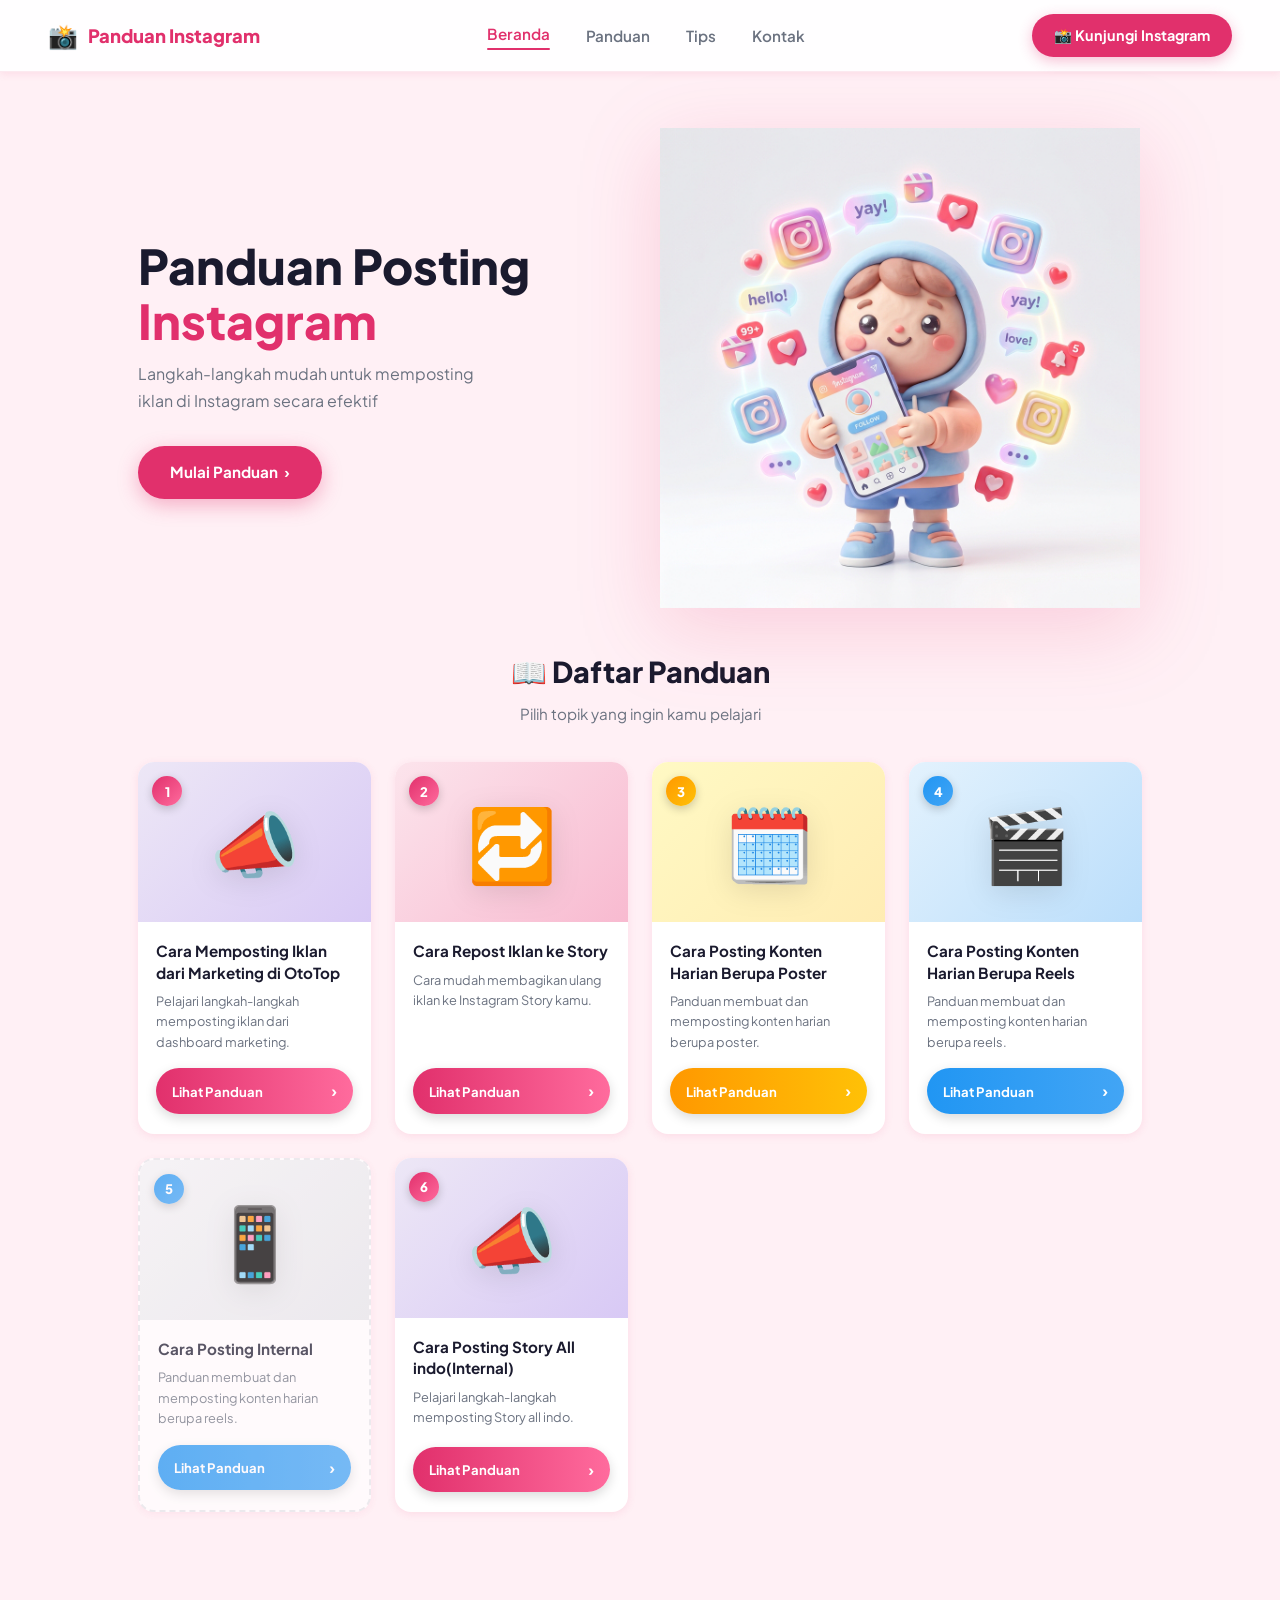
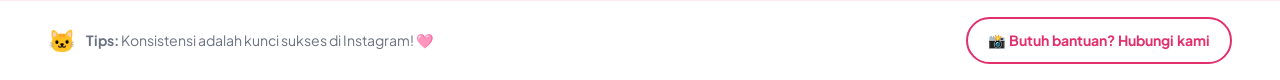
<file: index.html>
<!DOCTYPE html>
<html lang="id">

<head>
  <meta charset="UTF-8">
  <meta name="viewport" content="width=device-width, initial-scale=1.0">
  <title>Panduan Posting Instagram — OtoTop</title>
  <meta name="description" content="Panduan lengkap langkah-langkah memposting iklan di Instagram secara mudah dan efektif untuk tim OtoTop.">
  <link rel="stylesheet" href="style.css">
</head>

<body>

  <!-- ═══════════════════════════════════════
       NAVBAR
  ═══════════════════════════════════════ -->
  <nav class="navbar">
    <div class="navbar-logo">
      <span class="logo-icon">📸</span>
      <span>Panduan Instagram</span>
    </div>

    <ul class="navbar-menu">
      <li><a href="index.html" class="active" id="nav-beranda">Beranda</a></li>
      <li><a href="#panduan" id="nav-panduan">Panduan</a></li>
      <li><a href="#tips" id="nav-tips">Tips</a></li>
      <li><a href="https://wa.me/6285739050607" target="_blank" id="nav-kontak">Kontak</a></li> 
    </ul>

    <a href="https://www.instagram.com/" target="_blank" class="btn-nav" id="btn-kunjungi-ig">
      📸 Kunjungi Instagram
    </a>
  </nav>


  <!-- ═══════════════════════════════════════
       HERO SECTION
  ═══════════════════════════════════════ -->
  <section class="hero-section" aria-label="Hero">
    <div class="hero-text">
      <h1>Panduan Posting<br><span class="highlight">Instagram</span></h1>
      <p class="hero-sub">
        Langkah-langkah mudah untuk memposting iklan
        di Instagram secara efektif
      </p>
      <a href="#panduan" class="btn-primary" id="btn-mulai-panduan">
        Mulai Panduan &nbsp;›
      </a>
    </div>

    <div class="hero-image">
      <img
        src="gambar/instagram_3d_mascot.png"
        alt="Maskot Panduan Instagram"
        id="hero-mascot-img"
      >
    </div>
  </section>


  <!-- ═══════════════════════════════════════
       DAFTAR PANDUAN — 5 CARDS
  ═══════════════════════════════════════ -->
  <section id="panduan" class="guide-section" aria-label="Daftar Panduan">
    <div class="guide-header">
      <h2>📖 Daftar Panduan</h2>
      <p>Pilih topik yang ingin kamu pelajari</p>
    </div>

    <div class="cards-grid">

      <!-- Card 1 -->
      <article class="guide-card" id="card-panduan-1">
        <div class="card-img-area lavender">
          <span class="card-badge badge-pink">1</span>
          <span class="emoji-illustration">📣</span>
        </div>
        <div class="card-body">
          <h3>Cara Memposting Iklan dari Marketing di OtoTop</h3>
          <p>Pelajari langkah-langkah memposting iklan dari dashboard marketing.</p>
          <a href="panduan1.html" class="btn-card pink" id="btn-lihat-panduan-1">
            Lihat Panduan <span class="arrow">›</span>
          </a>
        </div>
      </article>

      <!-- Card 2 -->
      <article class="guide-card" id="card-panduan-2">
        <div class="card-img-area pink">
          <span class="card-badge badge-pink">2</span>
          <span class="emoji-illustration">🔁</span>
        </div>
        <div class="card-body">
          <h3>Cara Repost Iklan ke Story</h3>
          <p>Cara mudah membagikan ulang iklan ke Instagram Story kamu.</p>
          <a href="panduan2.html" class="btn-card pink" id="btn-lihat-panduan-2">
            Lihat Panduan <span class="arrow">›</span>
          </a>
        </div>
      </article>

      <!-- Card 3 -->
      <article class="guide-card" id="card-panduan-3">
        <div class="card-img-area yellow">
          <span class="card-badge badge-orange">3</span>
          <span class="emoji-illustration">🗓️</span>
        </div>
        <div class="card-body">
          <h3>Cara Posting Konten Harian Berupa Poster</h3>
          <p>Panduan membuat dan memposting konten harian berupa poster.</p>
          <a href="panduan3.html" class="btn-card orange" id="btn-lihat-panduan-3">
            Lihat Panduan <span class="arrow">›</span>
          </a>
        </div>
      </article>

      <!-- Card 4 -->
      <article class="guide-card" id="card-panduan-4">
        <div class="card-img-area blue">
          <span class="card-badge badge-blue">4</span>
          <span class="emoji-illustration">🎬</span>
        </div>
        <div class="card-body">
          <h3>Cara Posting Konten Harian Berupa Reels</h3>
          <p>Panduan membuat dan memposting konten harian berupa reels.</p>
          <a href="panduan4.html" class="btn-card blue" id="btn-lihat-panduan-4">
            Lihat Panduan <span class="arrow">›</span>
          </a>
        </div>
      </article>

      <!-- Card 5 — Placeholder -->
      <article class="guide-card placeholder" id="card-panduan-5">
        <div class="card-img-area gray">
          <span class="card-badge badge-blue">5</span>
          <span class="emoji-illustration">📱</span>
        </div>
        <div class="card-body">
          <h3>Cara Posting Internal</h3>
          <p>Panduan membuat dan memposting konten harian berupa reels.</p>
          <a href="panduan5.html" class="btn-card blue" id="btn-lihat-panduan-5">
            Lihat Panduan <span class="arrow">›</span>
          </a>
        </div>
      </article>

        <!-- Card 6 -->
      <article class="guide-card" id="card-panduan-6">
        <div class="card-img-area lavender">
          <span class="card-badge badge-pink">6</span>
          <span class="emoji-illustration">📣</span>
        </div>
        <div class="card-body">
          <h3>Cara Posting Story All indo(Internal)</h3>
          <p>Pelajari langkah-langkah memposting Story all indo.</p>
          <a href="panduan6.html" class="btn-card pink" id="btn-lihat-panduan-6">
            Lihat Panduan <span class="arrow">›</span>
          </a>
        </div>
      </article>

    </div>
  </section>


  <!-- ═══════════════════════════════════════
       FOOTER BAR
  ═══════════════════════════════════════ -->
  <footer class="footer-bar" id="tips" aria-label="Footer">
    <div class="footer-tips">
      <span class="tip-icon">🐱</span>
      <span><strong>Tips:</strong> Konsistensi adalah kunci sukses di Instagram! 🩷</span>
    </div>
    <a href="https://wa.me/6285739050607" target="_blank" class="btn-footer" id="btn-hubungi-kami">
      📸 Butuh bantuan? Hubungi kami
    </a>
  </footer>

</body>
</html>
</file>
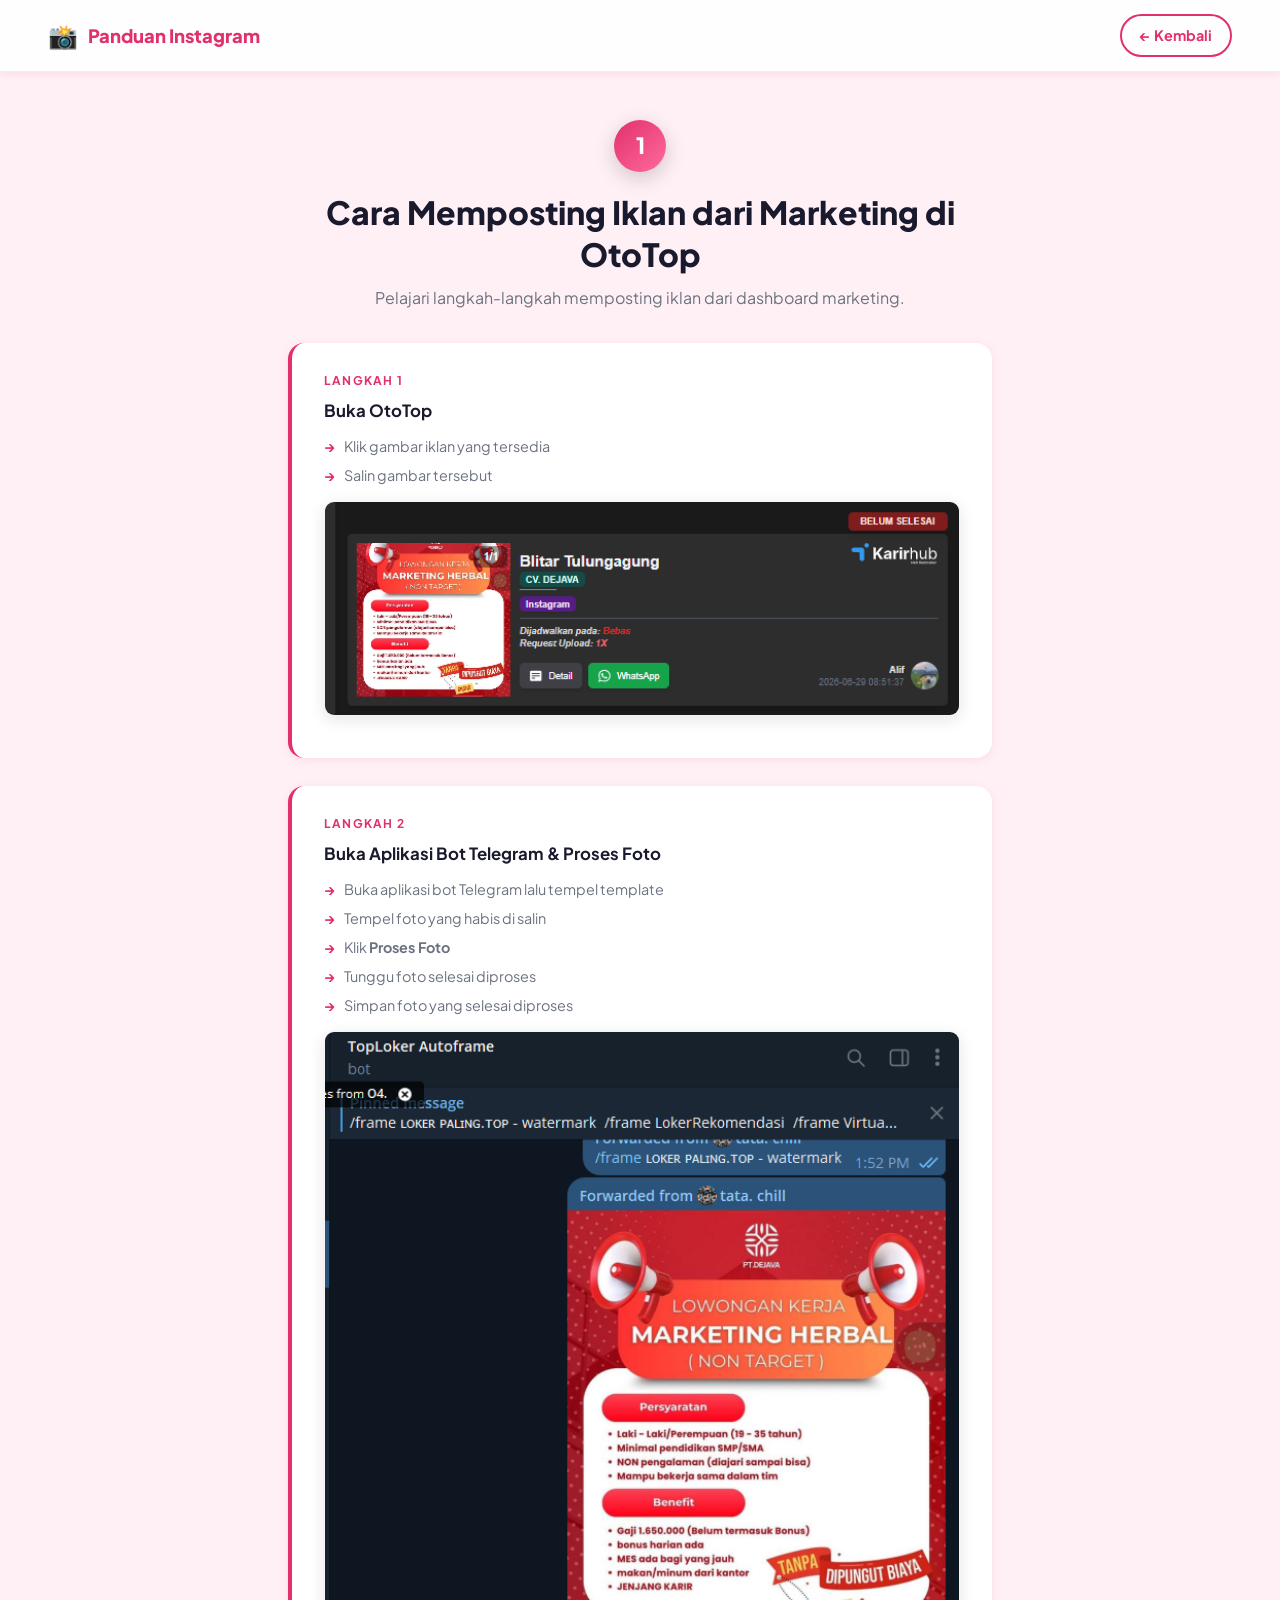
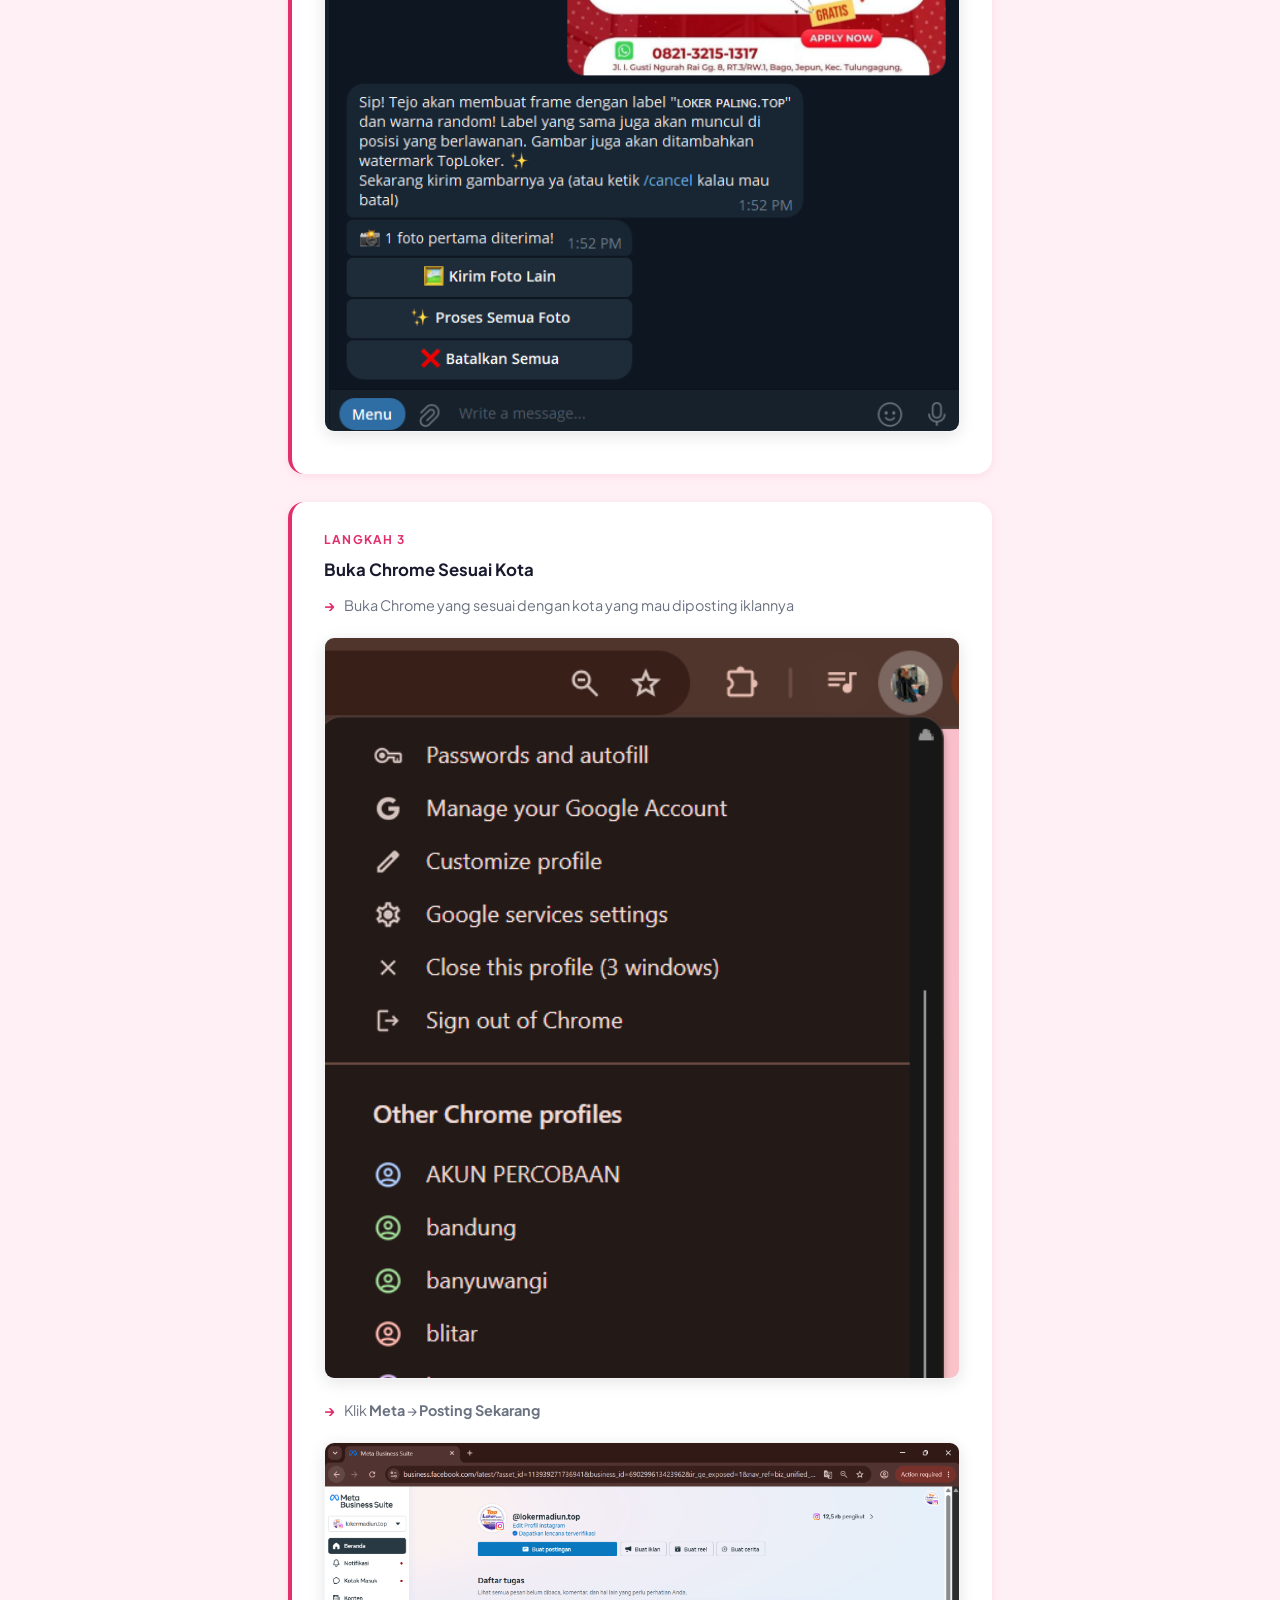
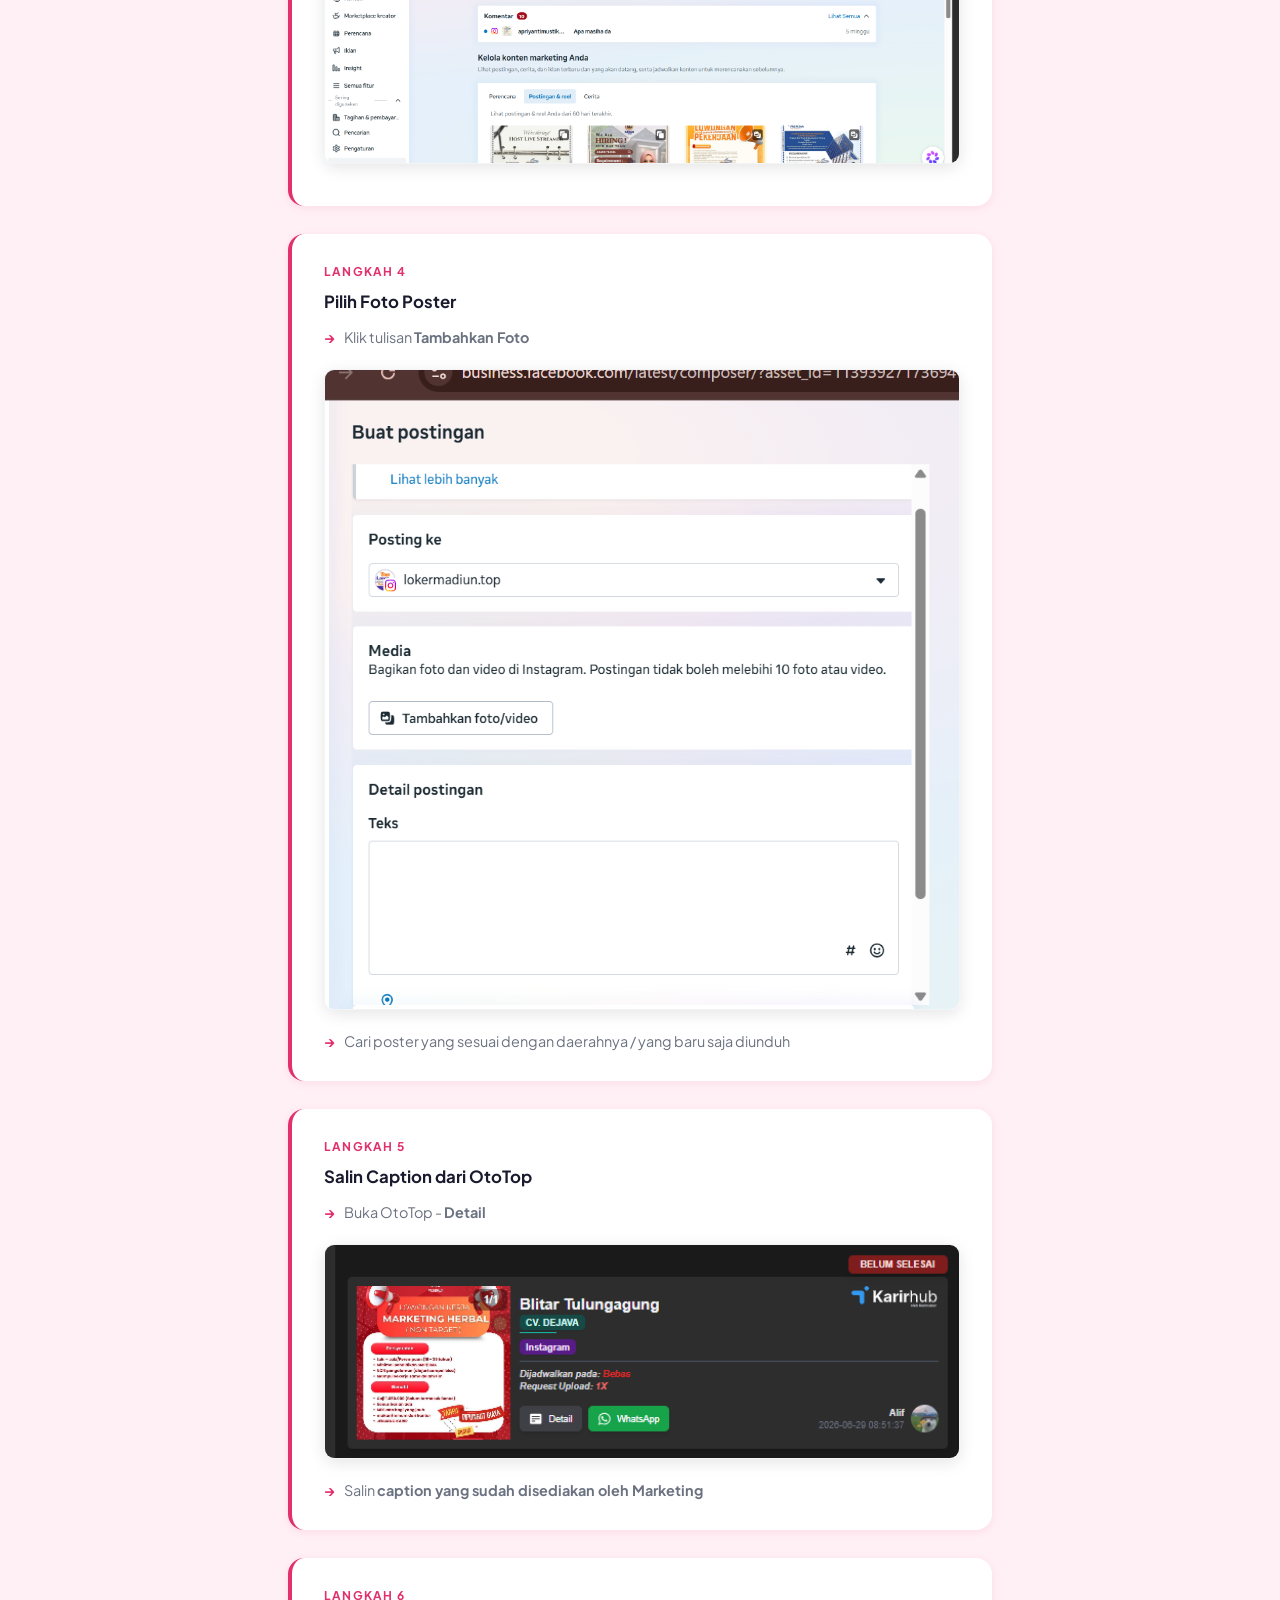
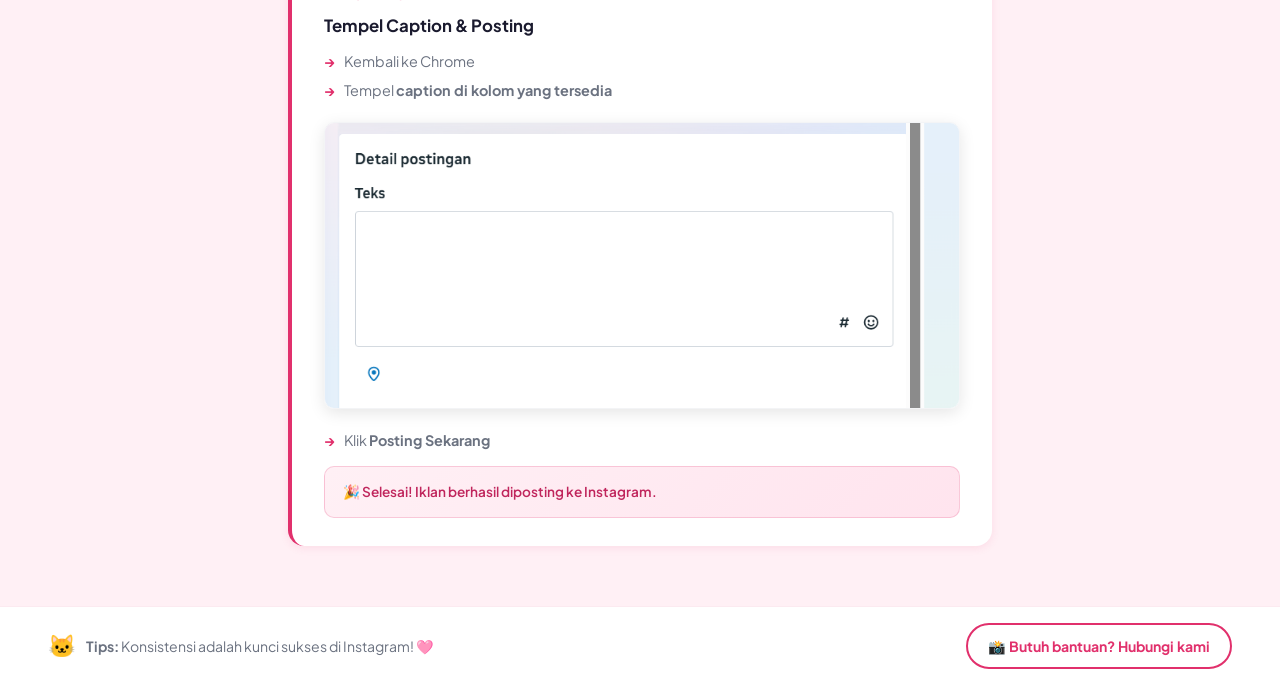
<file: panduan1.html>
<!DOCTYPE html>
<html lang="id">

<head>
  <meta charset="UTF-8">
  <meta name="viewport" content="width=device-width, initial-scale=1.0">
  <title>Panduan 1 — Cara Memposting Iklan dari Marketing di OtoTop</title>
  <meta name="description" content="Langkah-langkah memposting iklan dari dashboard marketing OtoTop ke Instagram.">
  <link rel="stylesheet" href="style.css">
</head>

<body>

  <!-- NAVBAR DETAIL -->
  <nav class="detail-navbar">
    <div class="navbar-logo">
      <span class="logo-icon">📸</span>
      <span>Panduan Instagram</span>
    </div>
    <a href="index.html" class="btn-back" id="btn-kembali">
      ← Kembali
    </a>
  </nav>


  <!-- HERO DETAIL -->
  <div class="detail-hero">
    <div class="badge-number badge-pink">1</div>
    <h1>Cara Memposting Iklan dari Marketing di OtoTop</h1>
    <p>Pelajari langkah-langkah memposting iklan dari dashboard marketing.</p>
  </div>


  <!-- LANGKAH-LANGKAH -->
  <div class="steps-container">

    <div class="step-card" id="step-1-1">
      <div class="step-number">Langkah 1</div>
      <h3>Buka OtoTop</h3>
      <ul>
        <li>Klik gambar iklan yang tersedia</li>
        <li>Salin gambar tersebut</li>
      </ul>
      <img src="gambar/image.png" alt="Screenshot OtoTop - klik dan salin gambar" class="step-img">
    </div>

    <div class="step-card" id="step-1-2">
      <div class="step-number">Langkah 2</div>
      <h3>Buka Aplikasi Bot Telegram &amp; Proses Foto</h3>
      <ul>
        <li>Buka aplikasi bot Telegram lalu tempel template</li>
        <li>Tempel foto yang habis di salin</li>
        <li>Klik <strong>Proses Foto</strong></li>
        <li>Tunggu foto selesai diproses</li>
        <li>Simpan foto yang selesai diproses</li>
      </ul>
      <img src="gambar/image copy.png" alt="Screenshot Bot Telegram - proses foto" class="step-img">
    </div>

    <div class="step-card" id="step-1-3">
      <div class="step-number">Langkah 3</div>
      <h3>Buka Chrome Sesuai Kota</h3>
      <ul>
        <li>Buka Chrome yang sesuai dengan kota yang mau diposting iklannya</li>
       <img src="gambar/image copy 2.png" alt="Screenshot Chrome - Meta Posting" class="step-img">       
        <li>Klik <strong>Meta</strong> → <strong>Posting Sekarang</strong></li>
        <img src="gambar/image copy 7.png" alt="Gambar 2" class="step-img"> 
      </ul>
  
    </div>

    <div class="step-card" id="step-1-4">
      <div class="step-number">Langkah 4</div>
      <h3>Pilih Foto Poster</h3>
      <ul>
        <li>Klik tulisan <strong>Tambahkan Foto</strong></li>
        <img src="gambar/image copy 8.png" alt="Gambar 4" class="step-img">
        <li>Cari poster yang sesuai dengan daerahnya / yang baru saja diunduh</li>
      </ul>
    </div>

    <div class="step-card" id="step-1-5">
      <div class="step-number">Langkah 5</div>
      <h3>Salin Caption dari OtoTop</h3>
      <ul>
        <li>Buka OtoTop - <strong>Detail</strong></li>  
        <img src="gambar/image.png" alt="Gambar 4" class="step-img"> 
        <li>Salin <strong>caption yang sudah disediakan oleh Marketing</strong> </li>   
      </ul>
    </div>

    <div class="step-card" id="step-1-6">
      <div class="step-number">Langkah 6</div>
      <h3>Tempel Caption &amp; Posting</h3>
      <ul>
        <li>Kembali ke Chrome</li>
        <li>Tempel <strong>caption di kolom yang tersedia</strong></li>  
        <img src="gambar/image copy 9.png" alt="Gambar 4" class="step-img">  
        <li>Klik <strong>Posting Sekarang</strong></li>
      </ul>
      <div class="step-note">
        🎉 Selesai! Iklan berhasil diposting ke Instagram.
      </div>
    </div>

  </div>


  <!-- FOOTER BAR -->
  <footer class="footer-bar">
    <div class="footer-tips">
      <span class="tip-icon">🐱</span>
      <span><strong>Tips:</strong> Konsistensi adalah kunci sukses di Instagram! 🩷</span>
    </div>
    <a href="https://wa.me/6285739050607" target="_blank" class="btn-footer" id="btn-hubungi">
      📸 Butuh bantuan? Hubungi kami
    </a>
  </footer>

</body>
</html>
</file>
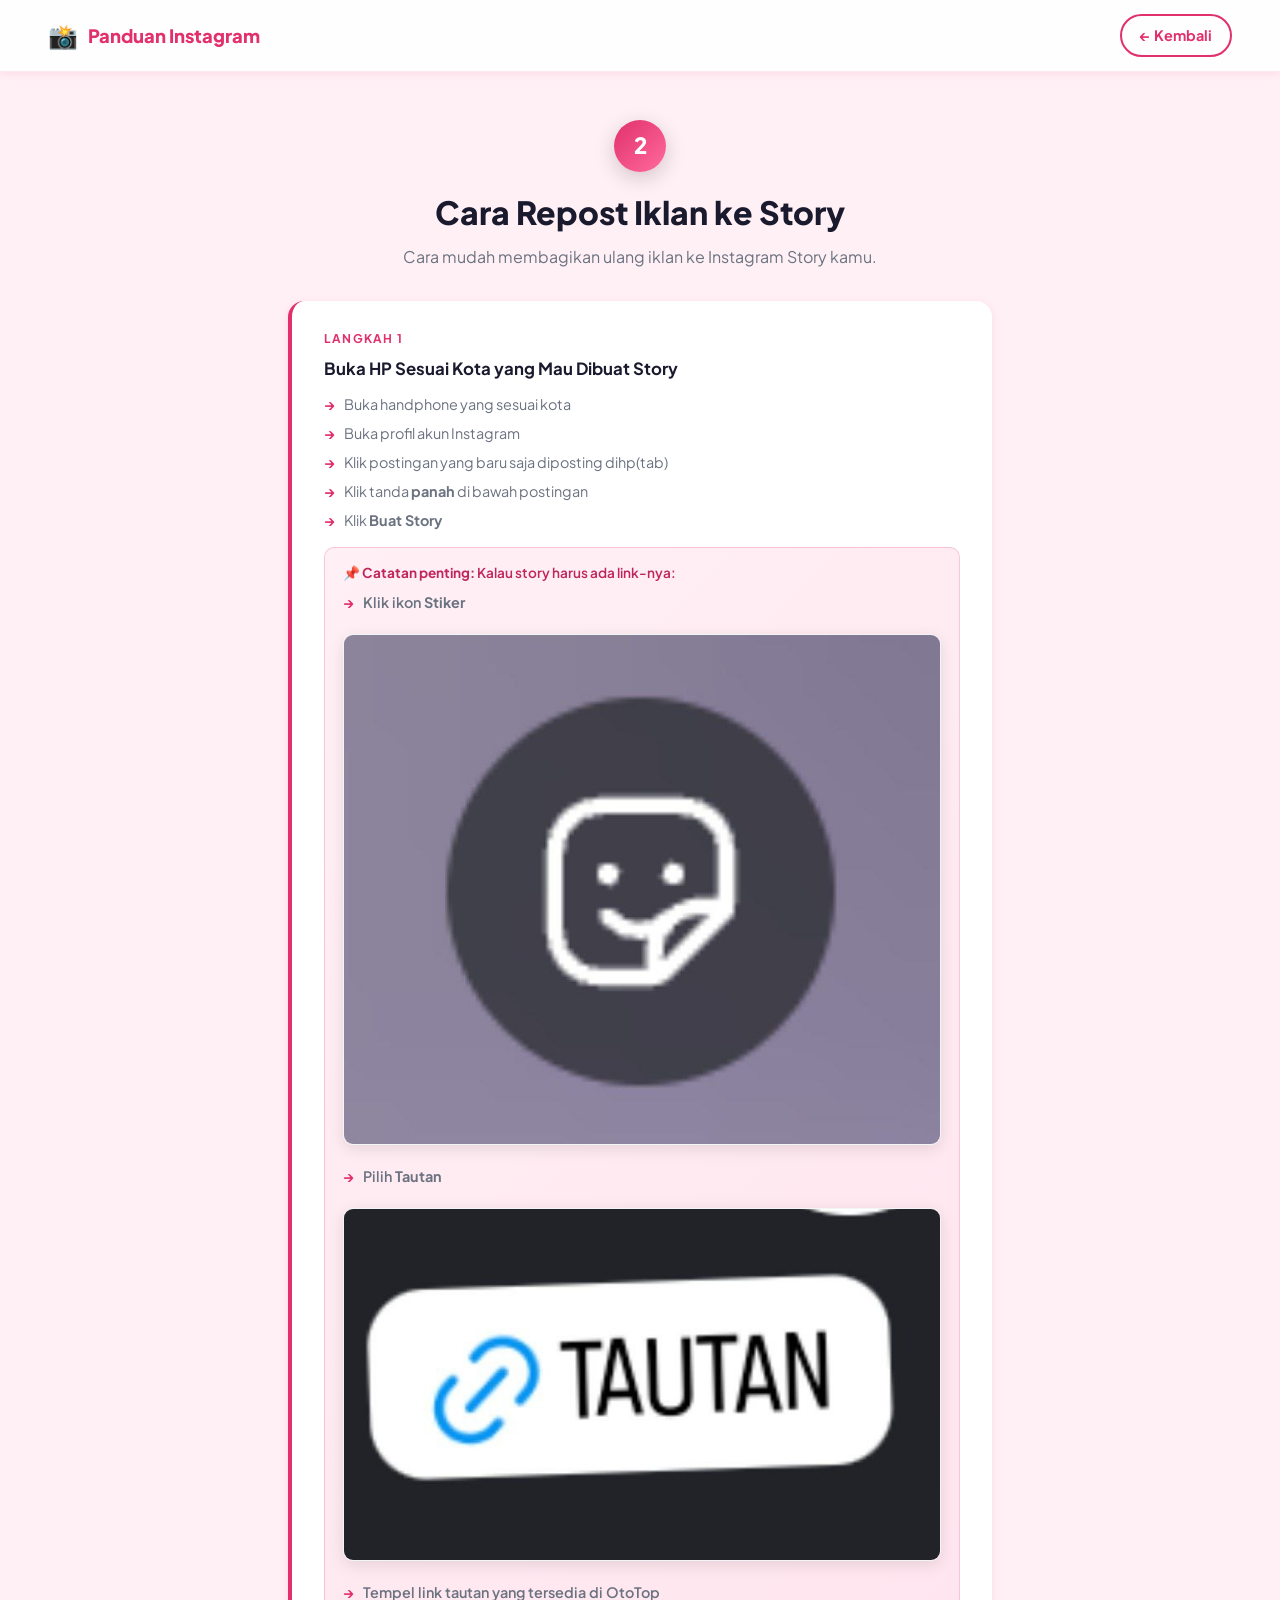
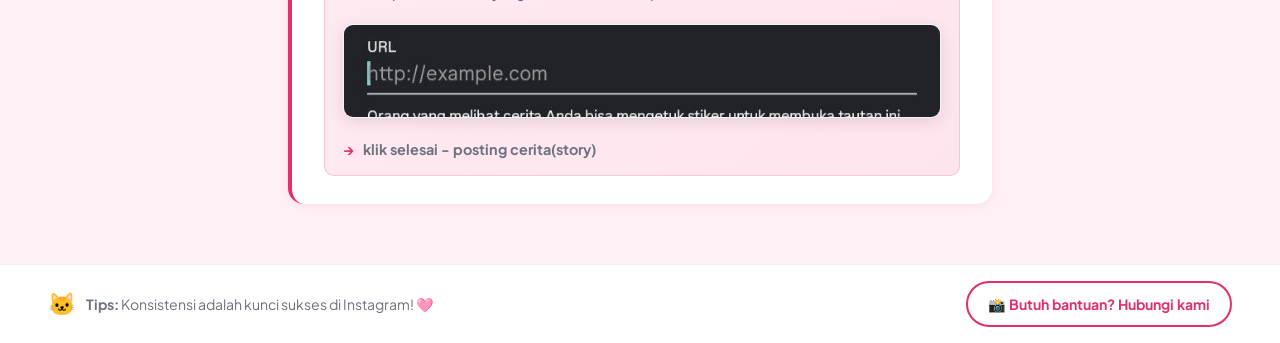
<file: panduan2.html>
<!DOCTYPE html>
<html lang="id">

<head>
  <meta charset="UTF-8">
  <meta name="viewport" content="width=device-width, initial-scale=1.0">
  <title>Panduan 2 — Cara Repost Iklan ke Story</title>
  <meta name="description" content="Langkah-langkah cara mudah membagikan ulang iklan ke Instagram Story.">
  <link rel="stylesheet" href="style.css">
</head>

<body>

  <!-- NAVBAR DETAIL -->
  <nav class="detail-navbar">
    <div class="navbar-logo">
      <span class="logo-icon">📸</span>
      <span>Panduan Instagram</span>
    </div>
    <a href="index.html" class="btn-back" id="btn-kembali">
      ← Kembali
    </a>
  </nav>


  <!-- HERO DETAIL -->
  <div class="detail-hero">
    <div class="badge-number badge-pink">2</div>
    <h1>Cara Repost Iklan ke Story</h1>
    <p>Cara mudah membagikan ulang iklan ke Instagram Story kamu.</p>
  </div>


  <!-- LANGKAH-LANGKAH -->
  <div class="steps-container">

    <div class="step-card" id="step-2-1">
      <div class="step-number">Langkah 1</div>
      <h3>Buka HP Sesuai Kota yang Mau Dibuat Story</h3>
      <ul>
        <li>Buka handphone yang sesuai kota</li>
        <li>Buka profil akun Instagram</li>
        <li>Klik postingan yang baru saja diposting dihp(tab)</li> 
        <li>Klik tanda <strong>panah</strong> di bawah postingan</li>
        <li>Klik <strong>Buat Story</strong></li>  
      </ul>

      <div class="step-note">
        📌 <strong>Catatan penting:</strong> Kalau story harus ada link-nya:
        <ul style="margin-top:8px">
          <li>Klik ikon <strong>Stiker</strong></li>
          <img src="gambar/image copy 10.png" alt="" class="step-img">
          <li>Pilih <strong>Tautan</strong></li>
          <img src="gambar/image copy 11.png" alt="" class="step-img"> 
          <li>Tempel link tautan yang tersedia di OtoTop</li>  
          <img src="gambar/image copy 12.png" alt="" class="step-img"> 

          <li><strong>klik selesai - posting cerita(story)</strong></li>
        </ul>
      </div>
    </div>

  </div>


  <!-- FOOTER BAR -->
  <footer class="footer-bar">
    <div class="footer-tips">
      <span class="tip-icon">🐱</span>
      <span><strong>Tips:</strong> Konsistensi adalah kunci sukses di Instagram! 🩷</span>
    </div>
    <a href="https://wa.me/6285739050607" target="_blank" class="btn-footer" id="btn-hubungi">
      📸 Butuh bantuan? Hubungi kami
    </a>
  </footer>

</body>
</html>
</file>
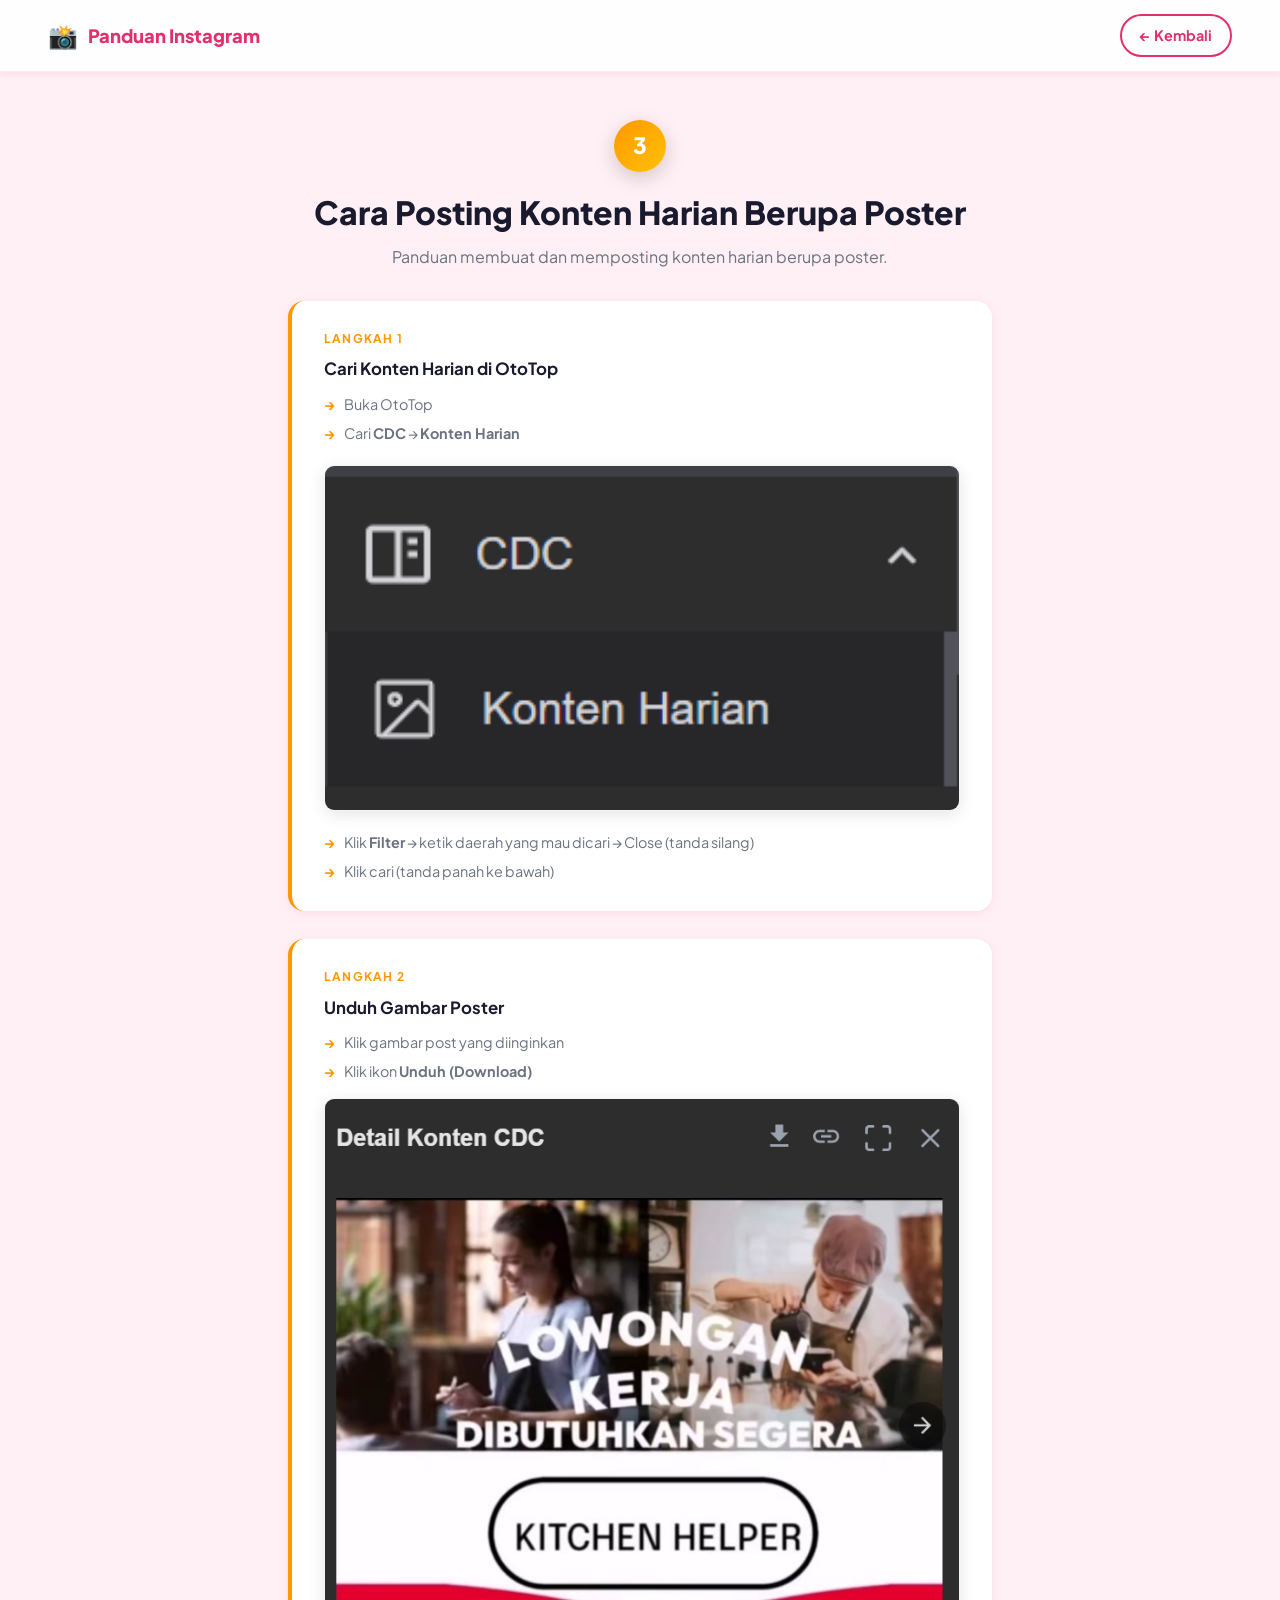
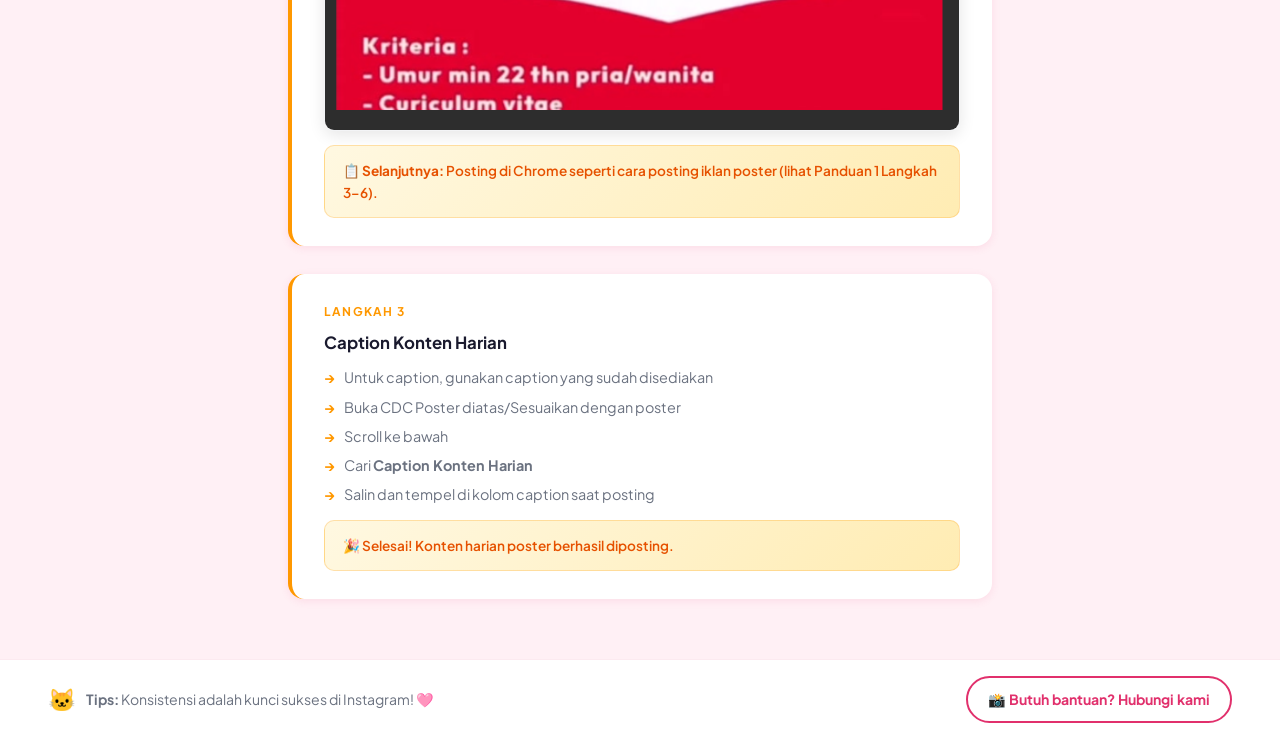
<file: panduan3.html>
<!DOCTYPE html>
<html lang="id">

<head>
  <meta charset="UTF-8">
  <meta name="viewport" content="width=device-width, initial-scale=1.0">
  <title>Panduan 3 — Cara Posting Konten Harian Berupa Poster</title>
  <meta name="description" content="Panduan membuat dan memposting konten harian berupa poster di Instagram.">
  <link rel="stylesheet" href="style.css">
</head>

<body>

  <!-- NAVBAR DETAIL -->
  <nav class="detail-navbar">
    <div class="navbar-logo">
      <span class="logo-icon">📸</span>
      <span>Panduan Instagram</span>
    </div>
    <a href="index.html" class="btn-back" id="btn-kembali">
      ← Kembali
    </a>
  </nav>


  <!-- HERO DETAIL -->
  <div class="detail-hero">
    <div class="badge-number badge-orange">3</div>
    <h1>Cara Posting Konten Harian Berupa Poster</h1>
    <p>Panduan membuat dan memposting konten harian berupa poster.</p>
  </div>


  <!-- LANGKAH-LANGKAH -->
  <div class="steps-container">

    <div class="step-card orange-border" id="step-3-1">
      <div class="step-number">Langkah 1</div>
      <h3>Cari Konten Harian di OtoTop</h3>
      <ul>
        <li>Buka OtoTop</li>
        <li>Cari <strong>CDC</strong> → <strong>Konten Harian</strong></li>
          <img src="gambar/image copy 4.png" alt="Screenshot OtoTop - CDC Konten Harian" class="step-img">
        <li>Klik <strong>Filter</strong> → ketik daerah yang mau dicari → Close (tanda silang)</li>
        <li>Klik cari (tanda panah ke bawah)</li>
      </ul>
    </div>

    <div class="step-card orange-border" id="step-3-2">
      <div class="step-number">Langkah 2</div>
      <h3>Unduh Gambar Poster</h3>
      <ul>
        <li>Klik gambar post yang diinginkan</li>
        <li>Klik ikon <strong>Unduh (Download)</strong></li>
      </ul>
      <img src="gambar/image copy 3.png" alt="Screenshot - Unduh gambar poster" class="step-img">

      <div class="step-note orange">
        📋 <strong>Selanjutnya:</strong> Posting di Chrome seperti cara posting iklan poster (lihat Panduan 1 Langkah 3–6).
      </div>
    </div>

    <div class="step-card orange-border" id="step-3-3">
      <div class="step-number">Langkah 3</div>
      <h3>Caption Konten Harian</h3>
      <ul>
        <li>Untuk caption, gunakan caption yang sudah disediakan</li>
        <li>Buka CDC Poster diatas/Sesuaikan dengan poster</li> 
        <li>Scroll ke bawah</li>  
        <li>Cari <strong>Caption Konten Harian</strong></li>
        <li>Salin dan tempel di kolom caption saat posting</li>
      </ul>
      <div class="step-note orange">
        🎉 Selesai! Konten harian poster berhasil diposting.
      </div>
    </div>

  </div>


  <!-- FOOTER BAR -->
  <footer class="footer-bar">
    <div class="footer-tips">
      <span class="tip-icon">🐱</span>
      <span><strong>Tips:</strong> Konsistensi adalah kunci sukses di Instagram! 🩷</span>
    </div>
    <a href="https://wa.me/6285739050607" target="_blank" class="btn-footer" id="btn-hubungi">
      📸 Butuh bantuan? Hubungi kami
    </a>
  </footer>

</body>
</html>
</file>
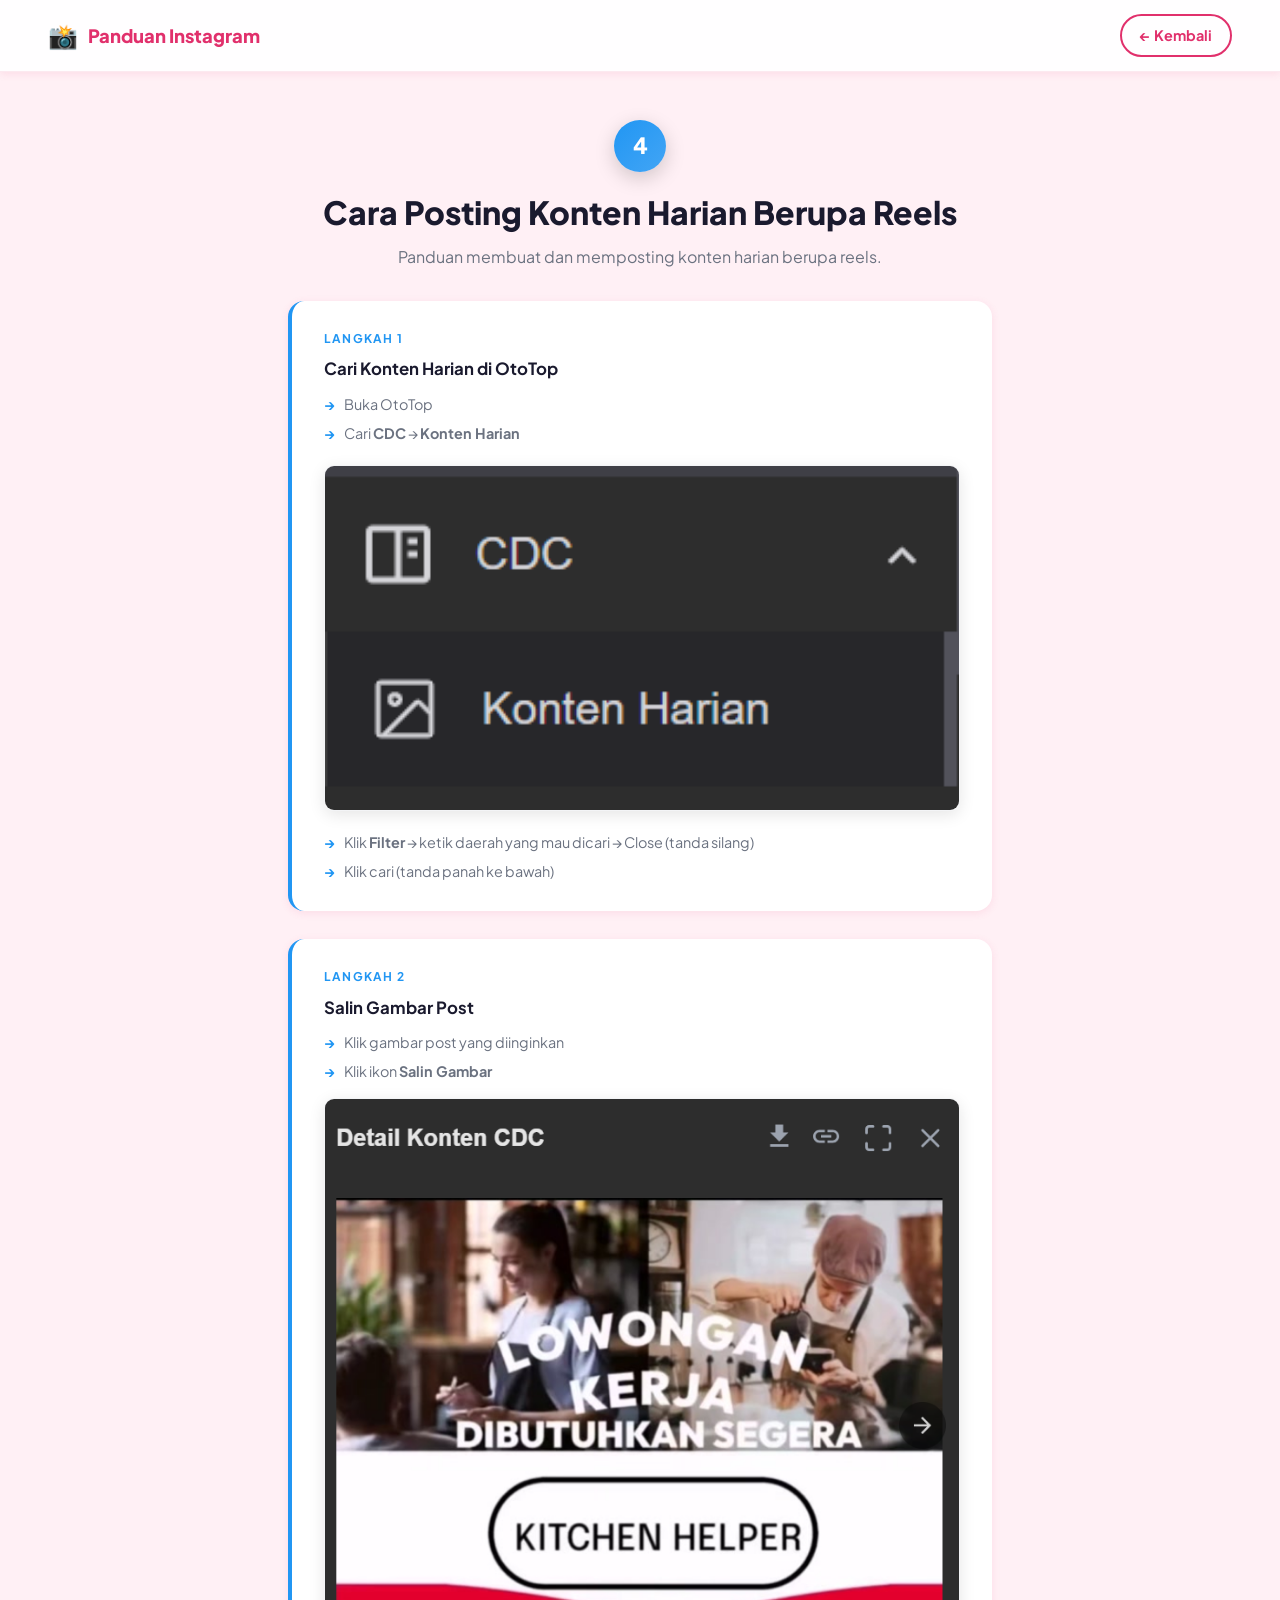
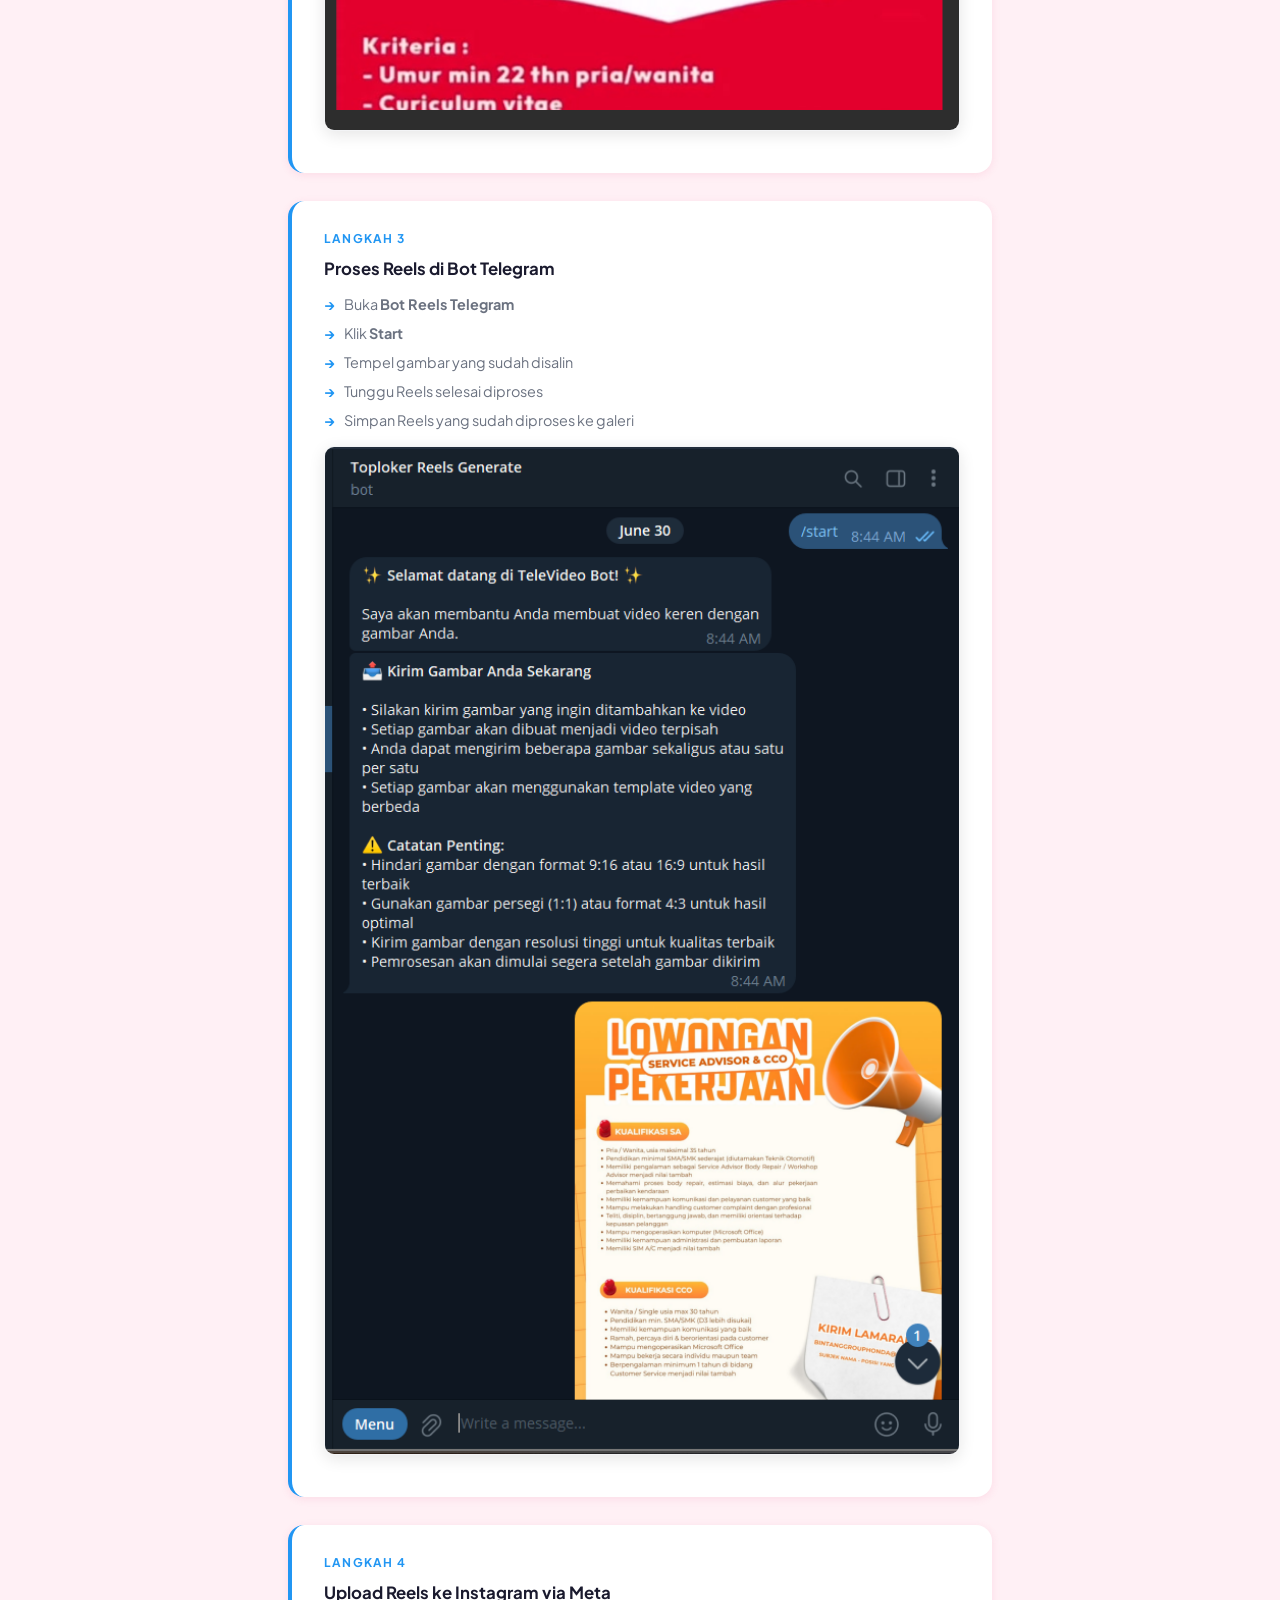
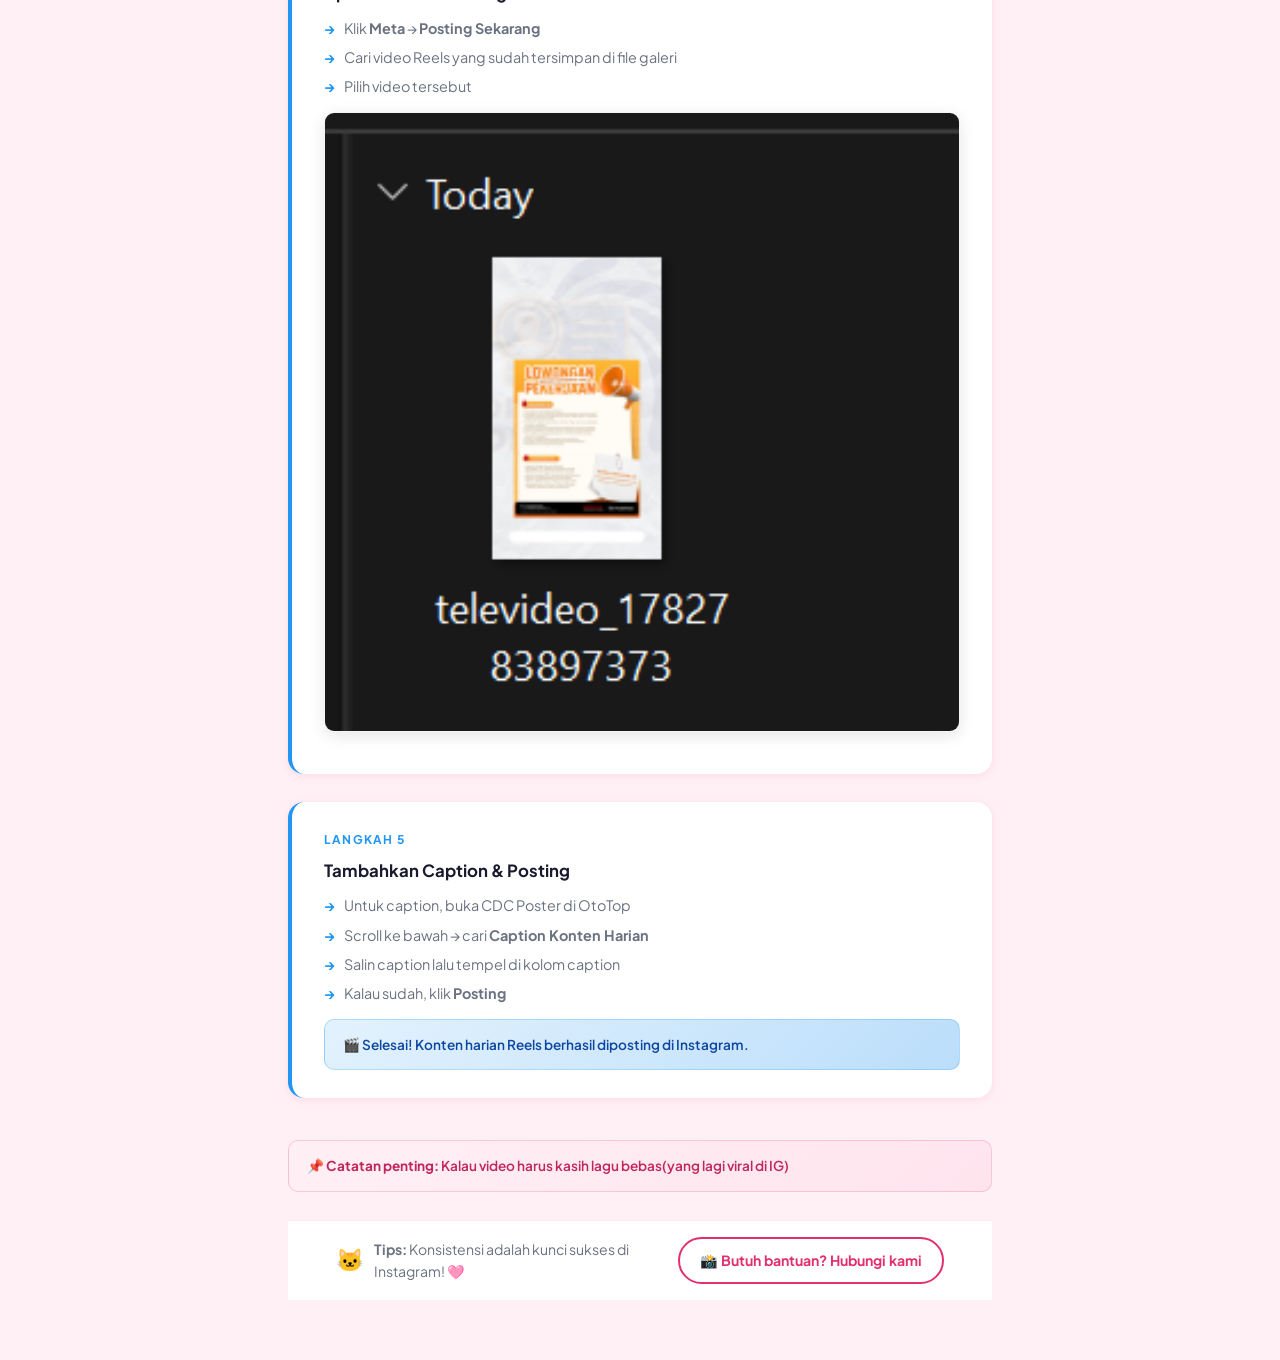
<file: panduan4.html>
<!DOCTYPE html>
<html lang="id">

<head>
  <meta charset="UTF-8">
  <meta name="viewport" content="width=device-width, initial-scale=1.0">
  <title>Panduan 4 — Cara Posting Konten Harian Berupa Reels</title>
  <meta name="description" content="Panduan membuat dan memposting konten harian berupa reels di Instagram.">
  <link rel="stylesheet" href="style.css">
</head>

<body>

  <!-- NAVBAR DETAIL -->
  <nav class="detail-navbar">
    <div class="navbar-logo">
      <span class="logo-icon">📸</span>
      <span>Panduan Instagram</span>
    </div>
    <a href="index.html" class="btn-back" id="btn-kembali">
      ← Kembali
    </a>
  </nav>


  <!-- HERO DETAIL -->
  <div class="detail-hero">
    <div class="badge-number badge-blue">4</div>
    <h1>Cara Posting Konten Harian Berupa Reels</h1>
    <p>Panduan membuat dan memposting konten harian berupa reels.</p>
  </div>


  <!-- LANGKAH-LANGKAH -->
  <div class="steps-container">

    <div class="step-card blue-border" id="step-4-1">
      <div class="step-number">Langkah 1</div>
      <h3>Cari Konten Harian di OtoTop</h3>
      <ul>
        <li>Buka OtoTop</li>
        <li>Cari <strong>CDC</strong> → <strong>Konten Harian</strong></li>
              <img src="gambar/image copy 4.png" alt="Screenshot OtoTop - CDC Konten Harian" class="step-img">
        <li>Klik <strong>Filter</strong> → ketik daerah yang mau dicari → Close (tanda silang)</li>
        <li>Klik cari (tanda panah ke bawah)</li>  
      </ul>
    </div>

    <div class="step-card blue-border" id="step-4-2">
      <div class="step-number">Langkah 2</div>
      <h3>Salin Gambar Post</h3>
      <ul>
        <li>Klik gambar post yang diinginkan</li>
        <li>Klik ikon <strong>Salin Gambar</strong></li>
      </ul>
      <img src="gambar/image copy 3.png" alt="Screenshot - Salin gambar reels" class="step-img">
    </div>

    <div class="step-card blue-border" id="step-4-3">
      <div class="step-number">Langkah 3</div>
      <h3>Proses Reels di Bot Telegram</h3>
      <ul>
        <li>Buka <strong>Bot Reels Telegram</strong></li>
        <li>Klik <strong>Start</strong></li>
        <li>Tempel gambar yang sudah disalin</li>
        <li>Tunggu Reels selesai diproses</li>
        <li>Simpan Reels yang sudah diproses ke galeri</li>
      </ul>
      <img src="gambar/image copy 5.png" alt="Screenshot Bot Reels Telegram" class="step-img">
    </div>

    <div class="step-card blue-border" id="step-4-4">
      <div class="step-number">Langkah 4</div>
      <h3>Upload Reels ke Instagram via Meta</h3>
      <ul>
        <li>Klik <strong>Meta</strong> → <strong>Posting Sekarang</strong></li>
        <li>Cari video Reels yang sudah tersimpan di file galeri</li>
        <li>Pilih video tersebut</li>
      </ul>
      <img src="gambar/image copy 6.png" alt="Screenshot Meta - Upload Reels" class="step-img">
    </div>

    <div class="step-card blue-border" id="step-4-5">
      <div class="step-number">Langkah 5</div>
      <h3>Tambahkan Caption &amp; Posting</h3>
      <ul>
        <li>Untuk caption, buka CDC Poster di OtoTop</li>
        <li>Scroll ke bawah → cari <strong>Caption Konten Harian</strong></li>
        <li>Salin caption lalu tempel di kolom caption</li>
        <li>Kalau sudah, klik <strong>Posting</strong></li>
      </ul>
      <div class="step-note blue">
        🎬 Selesai! Konten harian Reels berhasil diposting di Instagram.
      </div>
    </div>

     <div class="step-note">
        📌 <strong>Catatan penting:</strong> Kalau video harus kasih lagu bebas(yang lagi viral di IG)
  </div>


  <!-- FOOTER BAR -->
  <footer class="footer-bar">
    <div class="footer-tips">
      <span class="tip-icon">🐱</span>
      <span><strong>Tips:</strong> Konsistensi adalah kunci sukses di Instagram! 🩷</span>
    </div>
    <a href="https://wa.me/6285739050607" target="_blank" class="btn-footer" id="btn-hubungi">
      📸 Butuh bantuan? Hubungi kami
    </a>
  </footer>

</body>
</html>
</file>
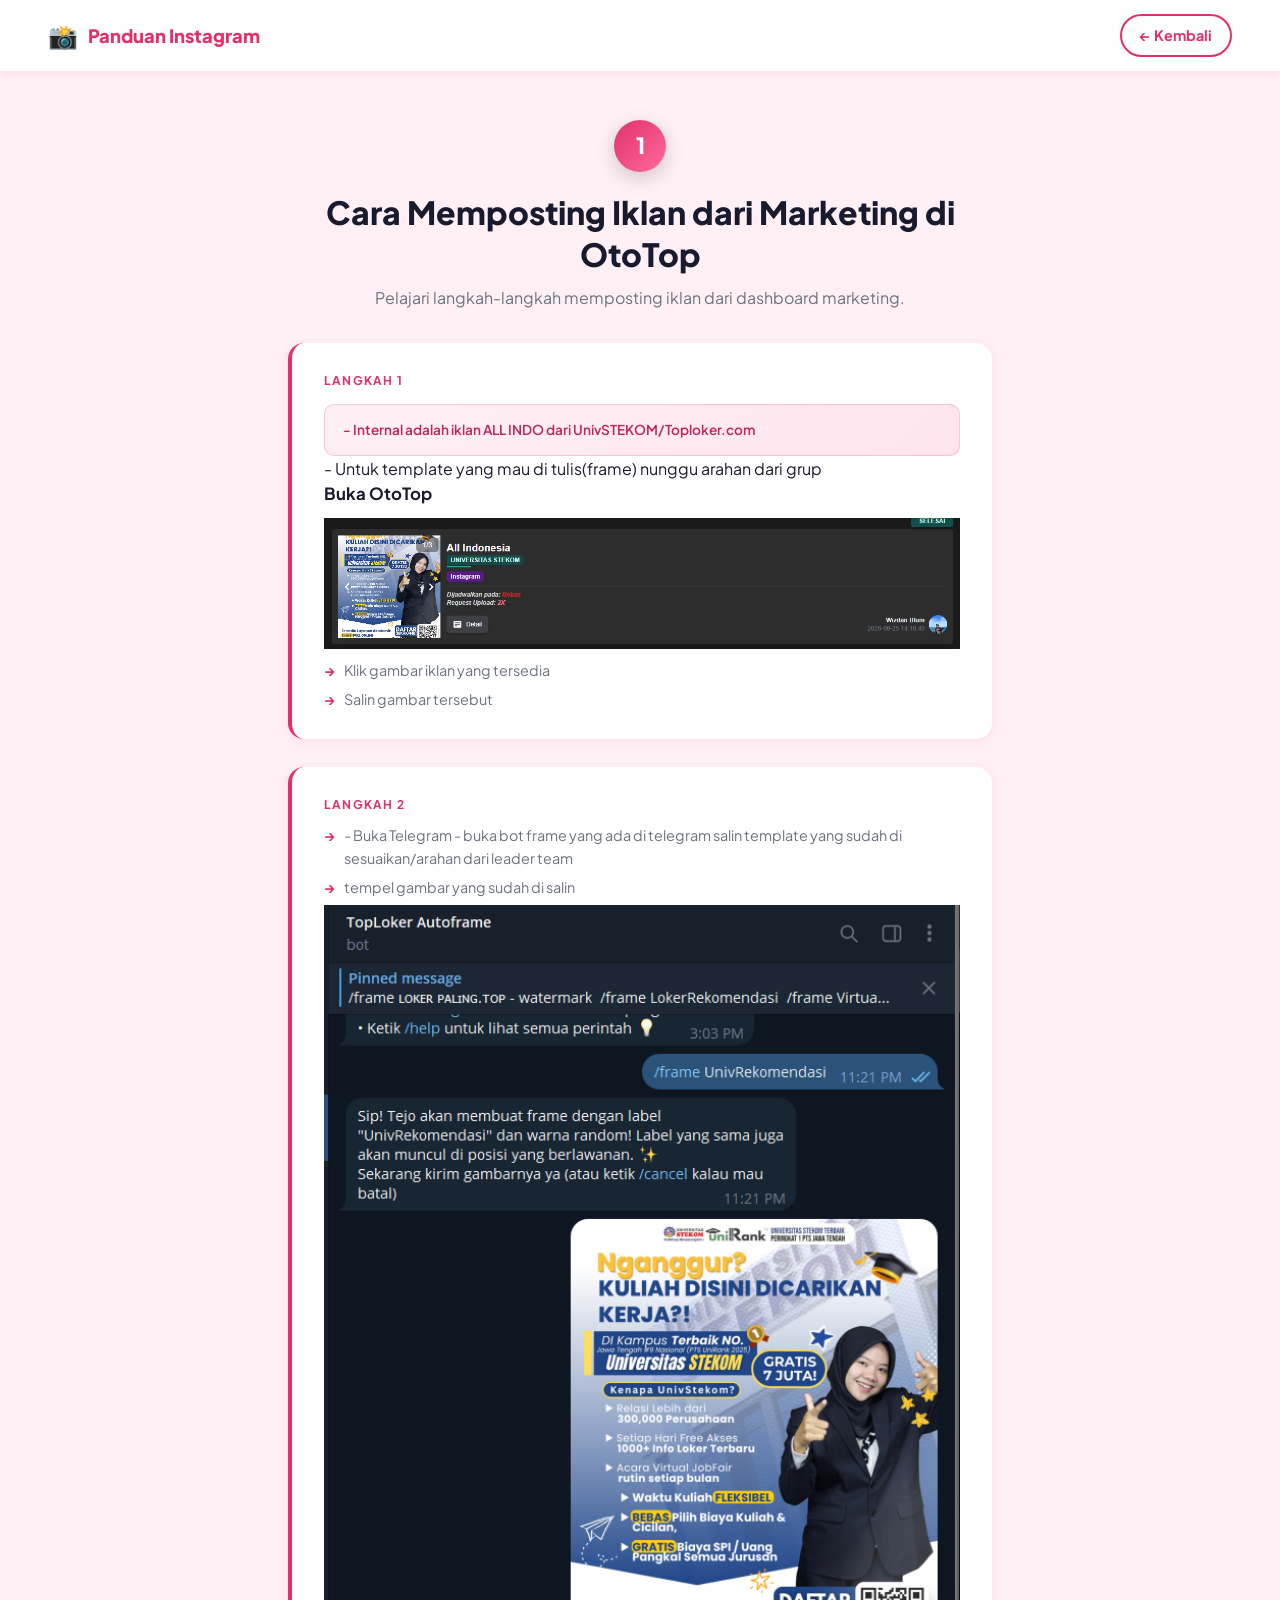
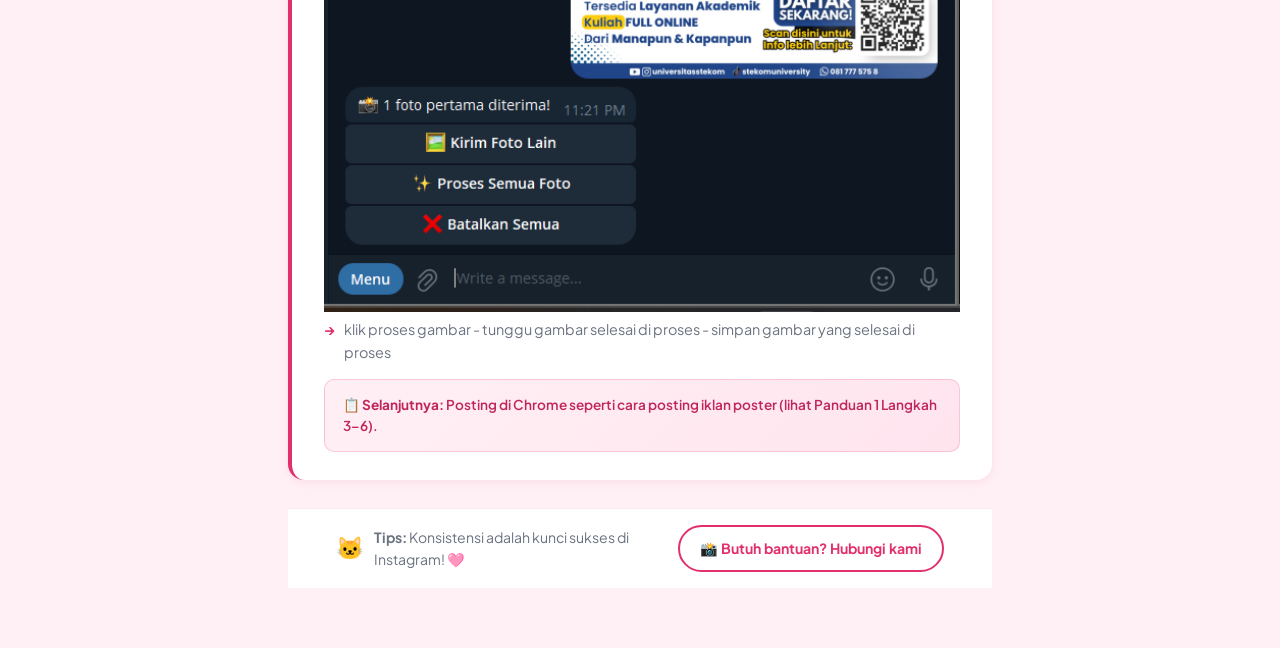
<file: panduan5.html>
<!DOCTYPE html>
<html lang="id">

<head>
  <meta charset="UTF-8">
  <meta name="viewport" content="width=device-width, initial-scale=1.0">
  <title>Panduan 5 — Cara Posting Internal (Coming Soon)</title>
  <meta name="description" content="Panduan Cara Posting Internal sedang dalam proses pembuatan.">
  <link rel="stylesheet" href="style.css">
</head>

<body>

  <!-- NAVBAR DETAIL -->
  <nav class="detail-navbar">
    <div class="navbar-logo">
      <span class="logo-icon">📸</span>
      <span>Panduan Instagram</span>
    </div>
    <a href="index.html" class="btn-back" id="btn-kembali">
      ← Kembali
    </a>
  </nav>


  <!-- HERO DETAIL -->
  <div class="detail-hero">
    <div class="badge-number badge-pink">1</div>
    <h1>Cara Memposting Iklan dari Marketing di OtoTop</h1>
    <p>Pelajari langkah-langkah memposting iklan dari dashboard marketing.</p>
  </div>


  <!-- LANGKAH-LANGKAH -->
  <div class="steps-container">

    <div class="step-card" id="step-5-1">  
      <div class="step-number">Langkah 1</div>
      <div class="step-note">
        - Internal adalah iklan ALL INDO dari UnivSTEKOM/Toploker.com</div> 
        - Untuk template yang mau di tulis(frame) nunggu arahan dari grup 
      <h3>Buka OtoTop</h3>
        <img src="gambar/image copy 13.png" alt="Screenshot OtoTop - Internal"> 
      <ul>
        <li>Klik gambar iklan yang tersedia</li>
        <li>Salin gambar tersebut</li>
      </ul>
    </div> 

    <div class="step-card" id="step-5-2">  
      <div class="step-number">Langkah 2</div>
      <ul>
      <li>- Buka Telegram 
          - buka bot frame yang ada di telegram 
          salin template yang sudah di sesuaikan/arahan dari leader team</li>
        <li>tempel gambar yang sudah di salin</li>
        <img src="gambar/image copy 14.png" alt="tempel gambar dan proses"> 
        <li>klik proses gambar 
            - tunggu gambar selesai di proses 
            - simpan gambar yang selesai di proses 
        </li>  
     </ul>
      <div class="step-note">
        📋 <strong>Selanjutnya:</strong> Posting di Chrome seperti cara posting iklan poster (lihat Panduan 1 Langkah 3–6).
      </div>
    </div> 


  <!-- FOOTER BAR -->
  <footer class="footer-bar">
    <div class="footer-tips">
      <span class="tip-icon">🐱</span>
      <span><strong>Tips:</strong> Konsistensi adalah kunci sukses di Instagram! 🩷</span>
    </div>
    <a href="https://wa.me/6285739050607" target="_blank" class="btn-footer" id="btn-hubungi">
      📸 Butuh bantuan? Hubungi kami
    </a>
  </footer>

</body>
</html>
</file>
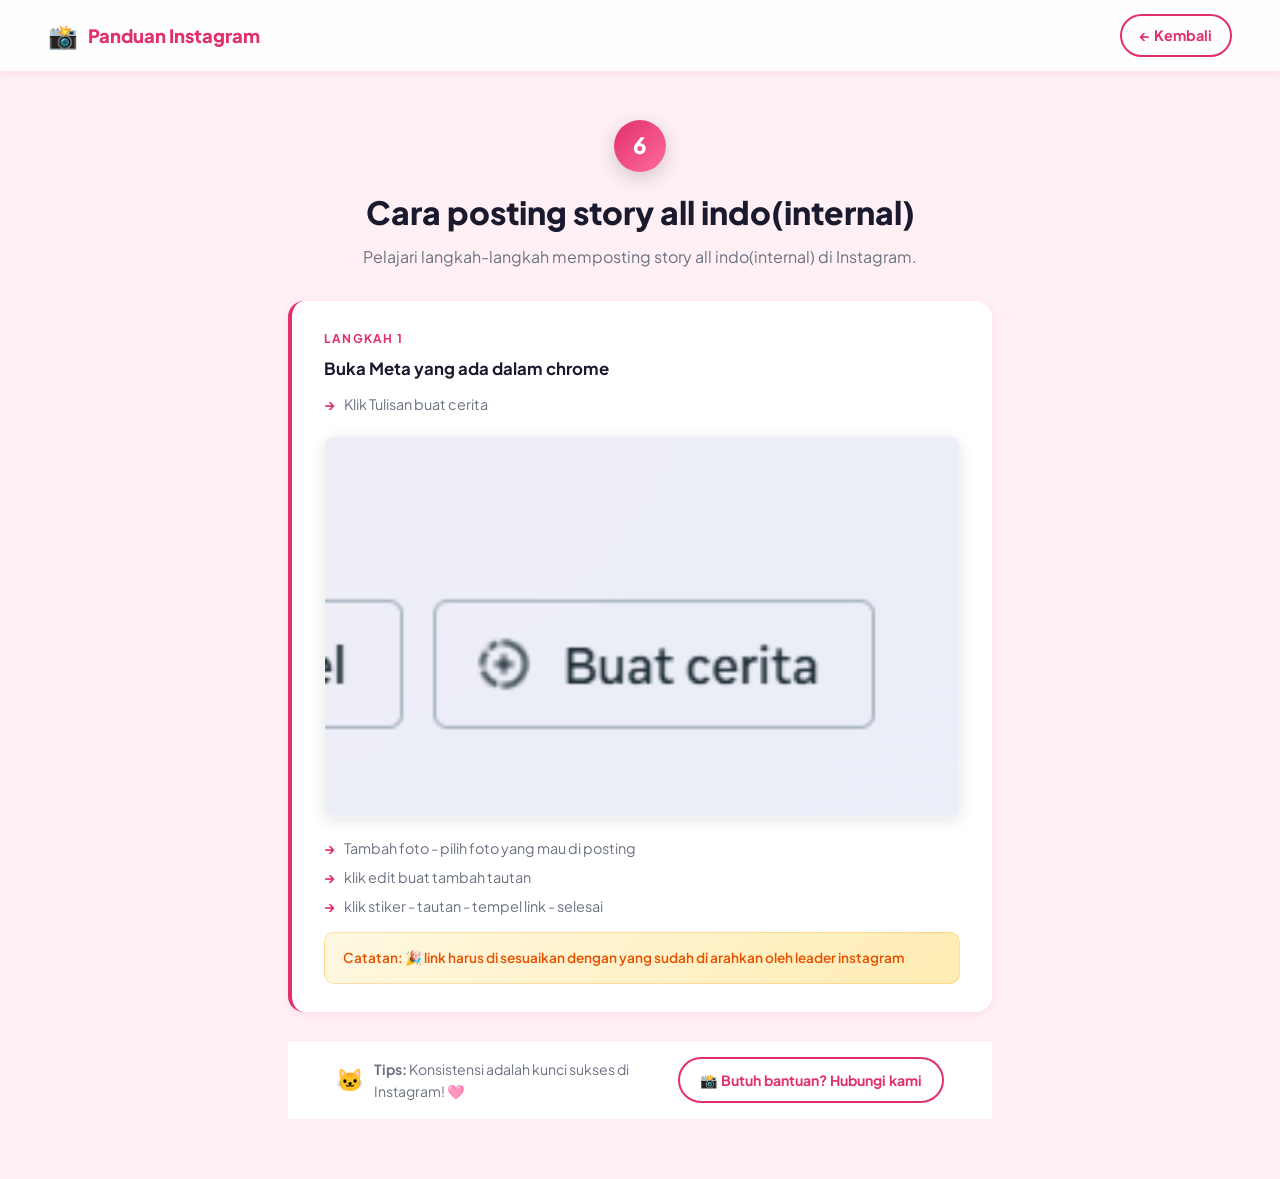
<file: panduan6.html>
<!DOCTYPE html>
<html lang="id">

<head>
  <meta charset="UTF-8">
  <meta name="viewport" content="width=device-width, initial-scale=1.0">
  <title>Panduan 1 — Cara Memposting Iklan dari Marketing di OtoTop</title>
  <meta name="description" content="Langkah-langkah memposting iklan dari dashboard marketing OtoTop ke Instagram.">
  <link rel="stylesheet" href="style.css">
</head>

<body>

  <!-- NAVBAR DETAIL -->
  <nav class="detail-navbar">
    <div class="navbar-logo">
      <span class="logo-icon">📸</span>
      <span>Panduan Instagram</span>
    </div>
    <a href="index.html" class="btn-back" id="btn-kembali">
      ← Kembali
    </a>
  </nav>


  <!-- HERO DETAIL -->
  <div class="detail-hero">
    <div class="badge-number badge-pink">6</div>
    <h1>Cara posting story all indo(internal)</h1>
    <p>Pelajari langkah-langkah memposting story all indo(internal) di Instagram.</p>
  </div>


   <!-- LANGKAH-LANGKAH -->
  <div class="steps-container">

    <div class="step-card" id="step-2-1">
      <div class="step-number">Langkah 1</div>
      <h3>Buka Meta yang ada dalam chrome</h3>
      <ul>

        <li>Klik Tulisan buat cerita</li> 
        <img src="gambar/image copy 15.png" alt="gambar story 1" class="step-img"> 
        <li>Tambah foto - pilih foto yang mau di posting</li>
        <li>klik edit buat tambah tautan</li> 
        <li>klik stiker - tautan - tempel link - selesai</li>  
      </ul>

 <div class="step-note orange">
       Catatan: 🎉 link harus di sesuaikan dengan yang sudah di arahkan oleh leader instagram
</div>

  </div>


  <!-- FOOTER BAR -->
  <footer class="footer-bar">
    <div class="footer-tips">
      <span class="tip-icon">🐱</span>
      <span><strong>Tips:</strong> Konsistensi adalah kunci sukses di Instagram! 🩷</span>
    </div>
    <a href="https://wa.me/6285739050607" target="_blank" class="btn-footer" id="btn-hubungi">
      📸 Butuh bantuan? Hubungi kami
    </a>
  </footer>

</body>
</html>
</file>
<file: style.css>
/* ================================================
   PANDUAN INSTAGRAM — Design System
   Font: Plus Jakarta Sans (Google Fonts)
================================================ */

@import url('https://fonts.googleapis.com/css2?family=Plus+Jakarta+Sans:wght@400;500;600;700;800&display=swap');

/* ── Reset & Base ─────────────────────────────── */
*, *::before, *::after {
  box-sizing: border-box;
  margin: 0;
  padding: 0;
}

:root {
  --primary:        #E1306C;
  --primary-light:  #FF6B9D;
  --primary-dark:   #C0255C;
  --orange:         #FF9800;
  --blue:           #2196F3;
  --bg-main:        #FFF0F5;
  --bg-card:        #FFFFFF;
  --text-dark:      #1A1A2E;
  --text-gray:      #6B7280;
  --text-light:     #9CA3AF;
  --shadow-sm:      0 2px 8px rgba(225,48,108,0.10);
  --shadow-md:      0 6px 24px rgba(225,48,108,0.15);
  --shadow-lg:      0 16px 40px rgba(225,48,108,0.18);
  --radius-sm:      10px;
  --radius-md:      16px;
  --radius-lg:      24px;
  --radius-pill:    100px;
}

html { scroll-behavior: smooth; }

body {
  font-family: 'Plus Jakarta Sans', Arial, sans-serif;
  background-color: var(--bg-main);
  color: var(--text-dark);
  min-height: 100vh;
  line-height: 1.6;
}

img { max-width: 100%; display: block; }
a   { text-decoration: none; color: inherit; }

/* ── Navbar ───────────────────────────────────── */
.navbar {
  display: flex;
  align-items: center;
  justify-content: space-between;
  padding: 14px 48px;
  background: rgba(255,255,255,0.92);
  backdrop-filter: blur(12px);
  -webkit-backdrop-filter: blur(12px);
  border-bottom: 1px solid rgba(225,48,108,0.10);
  position: sticky;
  top: 0;
  z-index: 100;
  box-shadow: var(--shadow-sm);
}

.navbar-logo {
  display: flex;
  align-items: center;
  gap: 10px;
  font-weight: 800;
  font-size: 1.15rem;
  color: var(--primary);
}

.navbar-logo .logo-icon {
  font-size: 1.5rem;
}

.navbar-menu {
  display: flex;
  align-items: center;
  gap: 36px;
  list-style: none;
}

.navbar-menu li a {
  font-weight: 600;
  font-size: 0.95rem;
  color: var(--text-gray);
  transition: color 0.2s;
  position: relative;
}

.navbar-menu li a:hover,
.navbar-menu li a.active {
  color: var(--primary);
}

.navbar-menu li a.active::after {
  content: '';
  display: block;
  width: 100%;
  height: 2px;
  background: var(--primary);
  border-radius: 2px;
  margin-top: 2px;
}

.btn-nav {
  display: flex;
  align-items: center;
  gap: 8px;
  background: var(--primary);
  color: #fff !important;
  font-weight: 700;
  font-size: 0.9rem;
  padding: 10px 22px;
  border-radius: var(--radius-pill);
  transition: background 0.2s, transform 0.15s, box-shadow 0.2s;
  box-shadow: 0 4px 14px rgba(225,48,108,0.30);
}

.btn-nav:hover {
  background: var(--primary-dark);
  transform: translateY(-2px);
  box-shadow: 0 6px 20px rgba(225,48,108,0.38);
}

/* ── Hero Section ─────────────────────────────── */
.hero-section {
  display: flex;
  align-items: center;
  justify-content: space-between;
  max-width: 1100px;
  margin: 0 auto;
  padding: 56px 48px 40px;
  gap: 40px;
  min-height: 420px;
}

.hero-text {
  flex: 1;
  max-width: 480px;
}

.hero-text h1 {
  font-size: 3rem;
  font-weight: 800;
  line-height: 1.15;
  color: var(--text-dark);
  margin-bottom: 12px;
}

.hero-text h1 .highlight {
  color: var(--primary);
}

.hero-text .hero-sub {
  font-size: 1rem;
  color: var(--text-gray);
  margin-bottom: 32px;
  max-width: 360px;
  line-height: 1.7;
}

.btn-primary {
  display: inline-flex;
  align-items: center;
  gap: 8px;
  background: var(--primary);
  color: #fff;
  font-weight: 700;
  font-size: 0.95rem;
  padding: 14px 32px;
  border-radius: var(--radius-pill);
  box-shadow: 0 6px 20px rgba(225,48,108,0.35);
  transition: background 0.2s, transform 0.15s, box-shadow 0.2s;
}

.btn-primary:hover {
  background: var(--primary-dark);
  transform: translateY(-3px);
  box-shadow: 0 10px 28px rgba(225,48,108,0.42);
}

.hero-image {
  flex: 1;
  display: flex;
  justify-content: center;
  align-items: flex-end;
  max-width: 520px;
}

.hero-image img {
  width: 100%;
  max-width: 480px;
  object-fit: contain;
  filter: drop-shadow(0 20px 40px rgba(225,48,108,0.18));
  animation: float 3.5s ease-in-out infinite;
}

@keyframes float {
  0%, 100% { transform: translateY(0); }
  50%       { transform: translateY(-12px); }
}

/* ── Guide Section ────────────────────────────── */
.guide-section {
  max-width: 1100px;
  margin: 0 auto 40px;
  padding: 0 48px 48px;
}

.guide-header {
  text-align: center;
  margin-bottom: 36px;
}

.guide-header h2 {
  font-size: 1.8rem;
  font-weight: 800;
  color: var(--text-dark);
  margin-bottom: 8px;
}

.guide-header p {
  font-size: 0.95rem;
  color: var(--text-gray);
  font-weight: 400;
}

/* ── Cards Grid ───────────────────────────────── */
.cards-grid {
  display: grid;
  grid-template-columns: repeat(auto-fill, minmax(220px, 1fr));
  gap: 24px;
}

.guide-card {
  background: var(--bg-card);
  border-radius: var(--radius-md);
  overflow: hidden;
  box-shadow: var(--shadow-sm);
  transition: transform 0.25s ease, box-shadow 0.25s ease;
  display: flex;
  flex-direction: column;
  cursor: pointer;
}

.guide-card:hover {
  transform: translateY(-8px);
  box-shadow: var(--shadow-lg);
}

.guide-card.placeholder {
  opacity: 0.72;
  border: 2px dashed #E5E7EB;
}

/* Card Image Area */
.card-img-area {
  position: relative;
  height: 160px;
  display: flex;
  align-items: center;
  justify-content: center;
  font-size: 5rem;
  overflow: hidden;
}

.card-img-area.lavender  { background: linear-gradient(135deg, #EDE7F6, #D8C9F5); }
.card-img-area.pink      { background: linear-gradient(135deg, #FCE4EC, #F8BAD0); }
.card-img-area.yellow    { background: linear-gradient(135deg, #FFF9C4, #FFECB3); }
.card-img-area.blue      { background: linear-gradient(135deg, #E3F2FD, #BBDEFB); }
.card-img-area.gray      { background: linear-gradient(135deg, #F3F4F6, #E5E7EB); }

.card-img-area .emoji-illustration {
  font-size: 4.5rem;
  line-height: 1;
  filter: drop-shadow(0 6px 14px rgba(0,0,0,0.10));
  transition: transform 0.3s ease;
}

.guide-card:hover .emoji-illustration {
  transform: scale(1.1) rotate(-3deg);
}

/* Card Badge Nomor */
.card-badge {
  position: absolute;
  top: 14px;
  left: 14px;
  width: 30px;
  height: 30px;
  border-radius: 50%;
  display: flex;
  align-items: center;
  justify-content: center;
  font-size: 0.82rem;
  font-weight: 800;
  color: #fff;
  box-shadow: 0 3px 10px rgba(0,0,0,0.2);
}

.badge-pink   { background: linear-gradient(135deg, #E1306C, #FF6B9D); }
.badge-orange { background: linear-gradient(135deg, #FF9800, #FFC107); }
.badge-blue   { background: linear-gradient(135deg, #2196F3, #42A5F5); }
.badge-gray   { background: linear-gradient(135deg, #9CA3AF, #6B7280); }

/* Card Body */
.card-body {
  padding: 18px 18px 20px;
  display: flex;
  flex-direction: column;
  flex: 1;
  gap: 8px;
}

.card-body h3 {
  font-size: 0.95rem;
  font-weight: 700;
  color: var(--text-dark);
  line-height: 1.4;
}

.card-body p {
  font-size: 0.80rem;
  color: var(--text-gray);
  line-height: 1.6;
  flex: 1;
}

/* Card Button */
.btn-card {
  display: flex;
  align-items: center;
  justify-content: space-between;
  font-weight: 700;
  font-size: 0.82rem;
  padding: 10px 16px;
  border-radius: var(--radius-pill);
  color: #fff;
  margin-top: 8px;
  transition: opacity 0.2s, transform 0.15s;
  box-shadow: 0 4px 12px rgba(0,0,0,0.15);
}

.btn-card:hover {
  opacity: 0.9;
  transform: translateY(-1px);
}

.btn-card.pink   { background: linear-gradient(90deg, #E1306C, #FF6B9D); }
.btn-card.orange { background: linear-gradient(90deg, #FF9800, #FFC107); }
.btn-card.blue   { background: linear-gradient(90deg, #2196F3, #42A5F5); }
.btn-card.gray   { background: linear-gradient(90deg, #9CA3AF, #6B7280); cursor: not-allowed; }

.btn-card .arrow { font-size: 1rem; }

/* ── Footer Bar ───────────────────────────────── */
.footer-bar {
  background: #fff;
  border-top: 1px solid rgba(225,48,108,0.10);
  padding: 16px 48px;
  display: flex;
  align-items: center;
  justify-content: space-between;
  gap: 16px;
}

.footer-tips {
  display: flex;
  align-items: center;
  gap: 10px;
  font-size: 0.88rem;
  color: var(--text-gray);
}

.footer-tips .tip-icon {
  font-size: 1.4rem;
}

.btn-footer {
  display: flex;
  align-items: center;
  gap: 8px;
  background: #fff;
  color: var(--primary);
  font-weight: 700;
  font-size: 0.88rem;
  padding: 10px 20px;
  border-radius: var(--radius-pill);
  border: 2px solid var(--primary);
  transition: background 0.2s, color 0.2s, transform 0.15s;
  white-space: nowrap;
}

.btn-footer:hover {
  background: var(--primary);
  color: #fff;
  transform: translateY(-2px);
}

/* ================================================
   HALAMAN DETAIL PANDUAN (panduan*.html)
================================================ */
.detail-navbar {
  display: flex;
  align-items: center;
  justify-content: space-between;
  padding: 14px 48px;
  background: rgba(255,255,255,0.92);
  backdrop-filter: blur(12px);
  border-bottom: 1px solid rgba(225,48,108,0.10);
  position: sticky;
  top: 0;
  z-index: 100;
  box-shadow: var(--shadow-sm);
}

.btn-back {
  display: inline-flex;
  align-items: center;
  gap: 8px;
  color: var(--primary);
  font-weight: 700;
  font-size: 0.9rem;
  padding: 8px 18px;
  border-radius: var(--radius-pill);
  border: 2px solid var(--primary);
  transition: background 0.2s, color 0.2s;
}

.btn-back:hover {
  background: var(--primary);
  color: #fff;
}

.detail-hero {
  text-align: center;
  padding: 48px 48px 32px;
  max-width: 800px;
  margin: 0 auto;
}

.detail-hero .badge-number {
  display: inline-flex;
  align-items: center;
  justify-content: center;
  width: 52px;
  height: 52px;
  border-radius: 50%;
  font-size: 1.4rem;
  font-weight: 800;
  color: #fff;
  margin-bottom: 20px;
  box-shadow: 0 6px 20px rgba(0,0,0,0.18);
}

.detail-hero h1 {
  font-size: 2rem;
  font-weight: 800;
  color: var(--text-dark);
  margin-bottom: 10px;
  line-height: 1.3;
}

.detail-hero p {
  font-size: 1rem;
  color: var(--text-gray);
}

/* Steps Container */
.steps-container {
  max-width: 800px;
  margin: 0 auto;
  padding: 0 48px 60px;
  display: flex;
  flex-direction: column;
  gap: 28px;
}

.step-card {
  background: #fff;
  border-radius: var(--radius-md);
  padding: 28px 32px;
  box-shadow: var(--shadow-sm);
  border-left: 4px solid var(--primary);
  transition: box-shadow 0.2s, transform 0.2s;
}

.step-card:hover {
  box-shadow: var(--shadow-md);
  transform: translateX(4px);
}

.step-card.orange-border { border-left-color: var(--orange); }
.step-card.blue-border   { border-left-color: var(--blue); }

.step-number {
  font-size: 0.75rem;
  font-weight: 700;
  text-transform: uppercase;
  letter-spacing: 1.2px;
  color: var(--primary);
  margin-bottom: 8px;
}

.step-card.orange-border .step-number { color: var(--orange); }
.step-card.blue-border   .step-number { color: var(--blue);   }

.step-card h3 {
  font-size: 1.05rem;
  font-weight: 700;
  color: var(--text-dark);
  margin-bottom: 10px;
}

.step-card p {
  font-size: 0.9rem;
  color: var(--text-gray);
  line-height: 1.75;
}

.step-card ul {
  list-style: none;
  margin-top: 10px;
  display: flex;
  flex-direction: column;
  gap: 6px;
}

.step-card ul li {
  font-size: 0.9rem;
  color: var(--text-gray);
  padding-left: 20px;
  position: relative;
  line-height: 1.6;
}

.step-card ul li::before {
  content: '→';
  position: absolute;
  left: 0;
  color: var(--primary);
  font-weight: 700;
}

.step-card.orange-border ul li::before { color: var(--orange); }
.step-card.blue-border   ul li::before { color: var(--blue);   }

/* Note/Catatan box */
.step-note {
  background: linear-gradient(135deg, #FFF0F5, #FFE4EE);
  border: 1px solid rgba(225,48,108,0.20);
  border-radius: var(--radius-sm);
  padding: 14px 18px;
  margin-top: 14px;
  font-size: 0.85rem;
  color: var(--primary-dark);
  font-weight: 600;
}

.step-note.orange {
  background: linear-gradient(135deg, #FFF8E1, #FFECb3);
  border-color: rgba(255,152,0,0.25);
  color: #E65100;
}

.step-note.blue {
  background: linear-gradient(135deg, #E3F2FD, #BBDEFB);
  border-color: rgba(33,150,243,0.25);
  color: #0D47A1;
}

/* Step Images */
.step-img {
  width: 100%;
  border-radius: var(--radius-sm);
  margin: 14px 0;
  box-shadow: 0 4px 16px rgba(0,0,0,0.10);
  border: 1px solid #F3F4F6;
}

/* Placeholder Page */
.placeholder-content {
  text-align: center;
  padding: 80px 48px;
  max-width: 600px;
  margin: 0 auto;
}

.placeholder-content .placeholder-emoji {
  font-size: 6rem;
  margin-bottom: 24px;
  display: block;
  animation: float 3s ease-in-out infinite;
}

.placeholder-content h2 {
  font-size: 1.6rem;
  font-weight: 800;
  color: var(--text-dark);
  margin-bottom: 12px;
}

.placeholder-content p {
  font-size: 0.95rem;
  color: var(--text-gray);
  margin-bottom: 32px;
}

.badge-coming-soon {
  display: inline-block;
  background: linear-gradient(90deg, #9CA3AF, #6B7280);
  color: #fff;
  font-size: 0.8rem;
  font-weight: 700;
  padding: 6px 18px;
  border-radius: var(--radius-pill);
  letter-spacing: 0.8px;
  text-transform: uppercase;
  margin-bottom: 24px;
}

/* ── Responsive ───────────────────────────────── */
@media (max-width: 900px) {
  .navbar, .detail-navbar {
    padding: 14px 24px;
  }

  .navbar-menu { gap: 20px; }

  .hero-section {
    flex-direction: column;
    padding: 36px 24px;
    text-align: center;
  }

  .hero-text { max-width: 100%; }
  .hero-text .hero-sub { max-width: 100%; margin: 0 auto 24px; }
  .hero-image { max-width: 320px; }

  .guide-section { padding: 0 24px 40px; }
  .cards-grid { grid-template-columns: repeat(2, 1fr); }

  .footer-bar { padding: 14px 24px; }

  .detail-hero { padding: 36px 24px 24px; }
  .steps-container { padding: 0 24px 48px; }
}

@media (max-width: 540px) {
  .navbar-menu { display: none; }
  .hero-text h1 { font-size: 2.2rem; }
  .cards-grid { grid-template-columns: 1fr; }
  .footer-bar { flex-direction: column; gap: 12px; text-align: center; }
}
</file>
